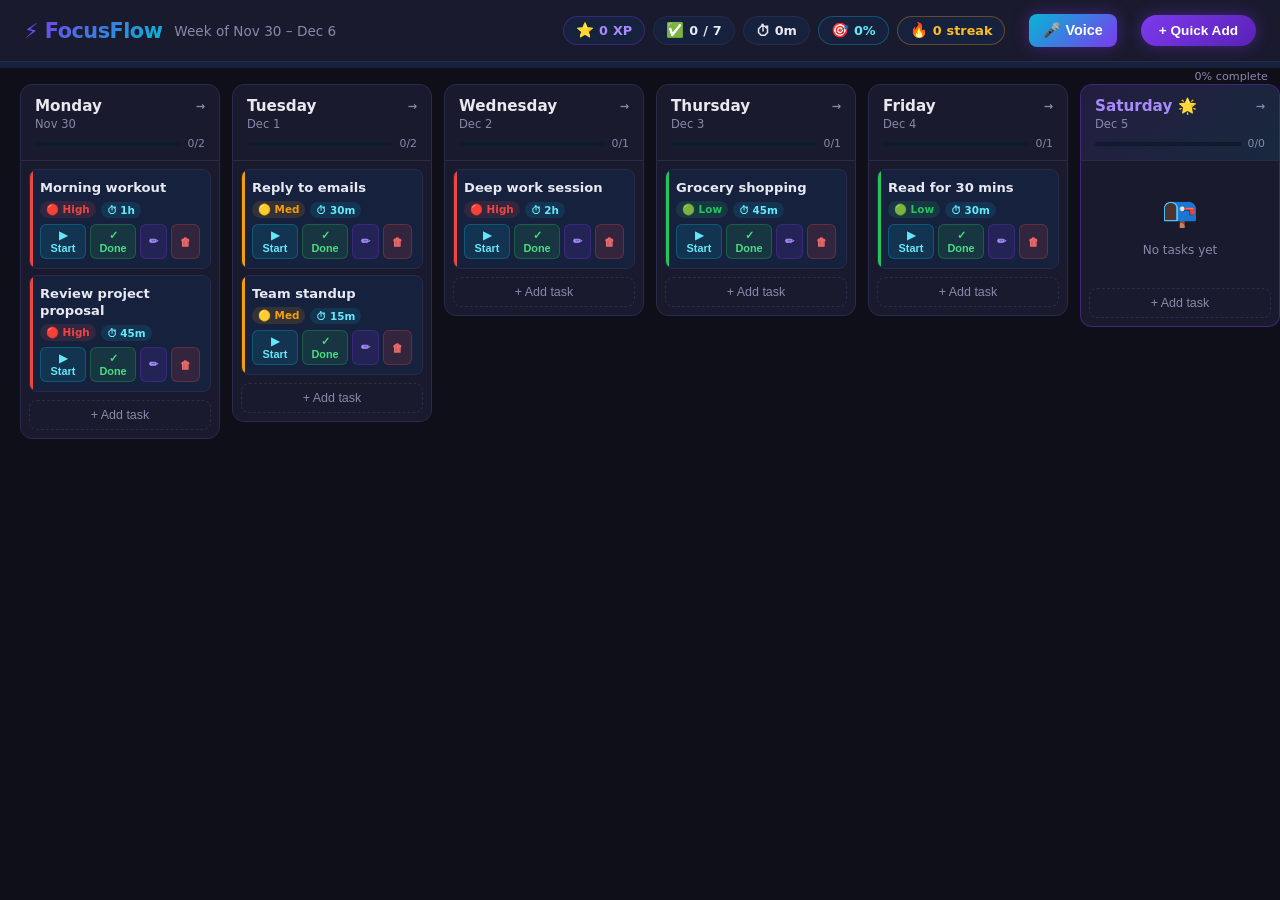
<file: index.html>
<!DOCTYPE html>
<html lang="en">
<head>
  <meta charset="UTF-8" />
  <meta name="viewport" content="width=device-width, initial-scale=1.0" />
  <title>FocusFlow — Weekly Planner</title>
  <link rel="stylesheet" href="styles.css" />
</head>
<body>

  <!-- ===== WEEK VIEW ===== -->
  <div id="app-week" class="view active">

    <!-- Header -->
    <header class="header">
      <div class="header-left">
        <div class="logo">⚡ FocusFlow</div>
        <div class="week-label" id="week-label">This Week</div>
      </div>
      <div class="header-stats">
        <div class="stat-pill xp-pill" title="XP earned this week">
          <span class="stat-icon">⭐</span>
          <span id="total-xp">0</span> XP
        </div>
        <div class="stat-pill" title="Tasks completed">
          <span class="stat-icon">✅</span>
          <span id="tasks-done">0</span>/<span id="tasks-total">0</span>
        </div>
        <div class="stat-pill" title="Time worked">
          <span class="stat-icon">⏱</span>
          <span id="time-worked">0h 0m</span>
        </div>
        <div class="stat-pill completion-pill" title="Completion rate">
          <span class="stat-icon">🎯</span>
          <span id="completion-pct">0%</span>
        </div>
        <div class="stat-pill streak-pill" title="Day streak">
          <span class="stat-icon">🔥</span>
          <span id="streak-count">0</span> streak
        </div>
      </div>
      <button class="btn-voice header-add" id="btn-open-voice" title="Add tasks by voice">🎤 Voice</button>
      <button class="btn-add-task header-add" id="btn-open-quick-add">+ Quick Add</button>
    </header>

    <!-- Weekly progress bar -->
    <div class="weekly-progress-bar">
      <div class="weekly-progress-fill" id="weekly-progress-fill"></div>
      <span class="weekly-progress-label" id="weekly-progress-label">0% complete</span>
    </div>

    <!-- Board -->
    <div class="board" id="board">
      <!-- Columns injected by JS -->
    </div>

  </div>

  <!-- ===== DAY VIEW ===== -->
  <div id="app-day" class="view">
    <header class="header day-header">
      <button class="btn-back" id="btn-back">← Week</button>
      <div class="day-title" id="day-title">Monday</div>
      <div class="day-stats">
        <div class="stat-pill"><span class="stat-icon">✅</span><span id="day-done">0</span>/<span id="day-total">0</span></div>
        <div class="stat-pill"><span class="stat-icon">⏱</span><span id="day-time">0h 0m</span></div>
        <div class="stat-pill xp-pill"><span class="stat-icon">⭐</span><span id="day-xp">0</span> XP</div>
      </div>
    </header>

    <div class="day-progress-bar">
      <div class="day-progress-fill" id="day-progress-fill"></div>
      <span class="day-progress-label" id="day-progress-label">0% complete</span>
    </div>

    <div class="day-layout">
      <!-- Time slots -->
      <div class="time-column" id="time-column">
        <!-- injected by JS -->
      </div>
      <!-- Unscheduled tasks -->
      <div class="unscheduled-panel">
        <div class="unscheduled-header">📋 Unscheduled</div>
        <div class="unscheduled-list" id="unscheduled-list"></div>
      </div>
    </div>
  </div>

  <!-- ===== TASK MODAL ===== -->
  <div class="modal-overlay" id="task-modal" style="display:none">
    <div class="modal">
      <div class="modal-header">
        <h2 id="modal-title">New Task</h2>
        <button class="modal-close" id="modal-close">✕</button>
      </div>
      <div class="modal-body">
        <label>Task name</label>
        <input type="text" id="task-name-input" placeholder="What needs to be done?" autocomplete="off" />

        <label>Day</label>
        <select id="task-day-select"></select>

        <label>Priority</label>
        <div class="priority-picker" id="priority-picker">
          <button class="priority-btn" data-priority="high">🔴 High</button>
          <button class="priority-btn" data-priority="medium">🟡 Medium</button>
          <button class="priority-btn" data-priority="low">🟢 Low</button>
        </div>

        <label>Estimated time</label>
        <div class="time-picker">
          <input type="number" id="task-hours" min="0" max="23" value="0" /> h
          <input type="number" id="task-minutes" min="0" max="59" value="30" /> m
        </div>

        <label>Due date <span class="optional">(optional)</span></label>
        <input type="date" id="task-due-date" />

        <label>Notes <span class="optional">(optional)</span></label>
        <textarea id="task-notes" placeholder="Any extra details..."></textarea>
      </div>
      <div class="modal-footer">
        <button class="btn-cancel" id="modal-cancel">Cancel</button>
        <button class="btn-save" id="modal-save">Save Task ✨</button>
      </div>
    </div>
  </div>

  <!-- ===== VOICE MODAL ===== -->
  <div class="modal-overlay" id="voice-modal" style="display:none">
    <div class="modal voice-modal">
      <div class="modal-header">
        <h2>🎤 Talk to add tasks</h2>
        <button class="modal-close" id="voice-close">✕</button>
      </div>
      <div class="modal-body">
        <p class="voice-hint">Just say what's on your mind — I'll turn it into tasks and drop them on the right days.
          Try: <em>"Finish my lab report by Wednesday, it's urgent, and go to the gym tomorrow for an hour."</em></p>

        <div class="voice-mic-wrap">
          <button class="voice-mic" id="voice-mic" aria-label="Start recording">
            <span class="voice-mic-icon">🎙️</span>
            <span class="voice-mic-pulse"></span>
          </button>
          <div class="voice-status" id="voice-status">Tap the mic and start talking</div>
        </div>

        <div class="voice-transcript" id="voice-transcript" contenteditable="true"
             data-placeholder="…or type here if you'd rather not talk"></div>

        <div class="voice-engine-row">
          <span id="voice-engine-label">Parser: on-device (no key needed)</span>
          <button class="voice-settings-btn" id="voice-settings-btn" title="Use an LLM instead">⚙ LLM</button>
        </div>

        <div class="voice-settings" id="voice-settings" style="display:none">
          <label>LLM endpoint (OpenAI-compatible)</label>
          <input type="text" id="llm-endpoint" placeholder="https://api.openai.com/v1/chat/completions" />
          <label>Model</label>
          <input type="text" id="llm-model" placeholder="gpt-4o-mini" />
          <label>API key <span class="optional">(stored only in your browser)</span></label>
          <input type="password" id="llm-key" placeholder="sk-…" autocomplete="off" />
          <div class="voice-settings-actions">
            <button class="btn-cancel" id="llm-clear">Use on-device</button>
            <button class="btn-save" id="llm-save">Save LLM</button>
          </div>
        </div>

        <div class="voice-review" id="voice-review" style="display:none">
          <div class="voice-review-title">Review &amp; edit before adding</div>
          <div class="voice-review-list" id="voice-review-list"></div>
        </div>
      </div>
      <div class="modal-footer">
        <button class="btn-cancel" id="voice-cancel">Cancel</button>
        <button class="btn-save" id="voice-parse">Parse ✨</button>
        <button class="btn-save" id="voice-add" style="display:none">Add tasks ✅</button>
      </div>
    </div>
  </div>

  <!-- ===== ACTIVE TIMER WIDGET ===== -->
  <div class="timer-widget" id="timer-widget" style="display:none">
    <div class="timer-task-name" id="timer-task-name">Task name</div>
    <div class="timer-ring-wrap">
      <svg class="timer-ring" viewBox="0 0 100 100">
        <circle class="ring-bg" cx="50" cy="50" r="44"/>
        <circle class="ring-fill" id="ring-fill" cx="50" cy="50" r="44"/>
      </svg>
      <div class="timer-display" id="timer-display">00:00</div>
    </div>
    <div class="timer-controls">
      <button class="timer-btn" id="timer-pause">⏸</button>
      <button class="timer-btn timer-stop" id="timer-stop">⏹ Done</button>
    </div>
  </div>

  <!-- ===== CONFETTI CANVAS ===== -->
  <canvas id="confetti-canvas"></canvas>

  <!-- ===== XP TOAST ===== -->
  <div class="xp-toast" id="xp-toast"></div>

  <script src="app.js"></script>
  <script src="voice-parser.js"></script>
  <script src="voice.js"></script>
</body>
</html>
</file>
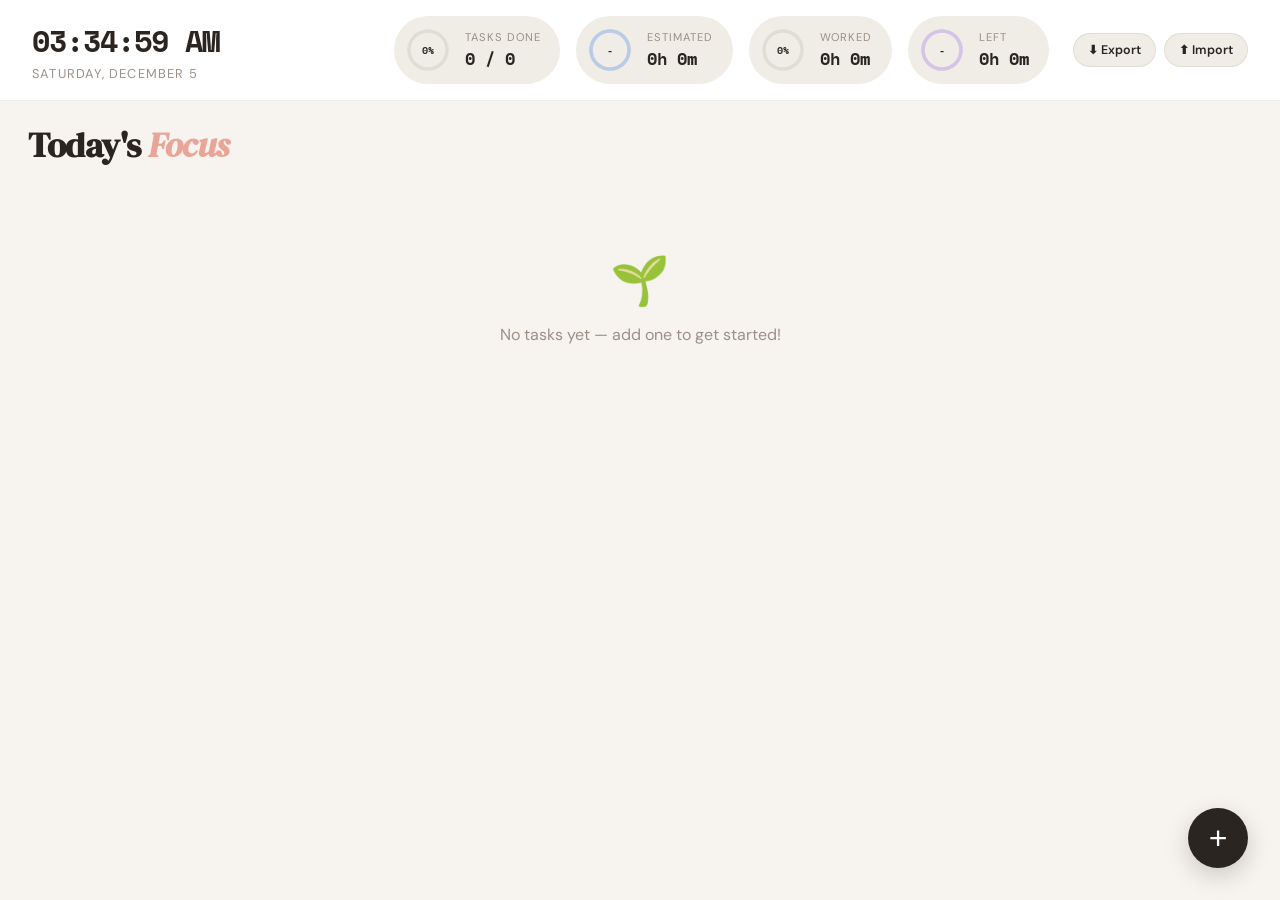
<file: adhd-todo.html>
<!DOCTYPE html>
<html lang="en">
<head>
<meta charset="UTF-8">
<meta name="viewport" content="width=device-width, initial-scale=1.0">
<title>Focus Day</title>
<link rel="preconnect" href="https://fonts.googleapis.com">
<link href="https://fonts.googleapis.com/css2?family=DM+Serif+Display:ital@0;1&family=DM+Sans:wght@300;400;500;600&family=Space+Mono:wght@400;700&display=swap" rel="stylesheet">
<style>
  *, *::before, *::after { box-sizing: border-box; margin: 0; padding: 0; }

  :root {
    --bg: #f7f4f0;
    --surface: #ffffff;
    --surface2: #f0ece6;
    --text: #2a2520;
    --text-muted: #9a9088;
    --accent: #e8a598;
    --border: rgba(42,37,32,0.08);

    --p1: #f2b5a0; /* high - soft coral */
    --p2: #b5d4c8; /* med - sage */
    --p3: #b8cce8; /* low - periwinkle */
    --p4: #d4c5e8; /* later - lavender */
  }

  html, body {
    height: 100%;
    font-family: 'DM Sans', sans-serif;
    background: var(--bg);
    color: var(--text);
    overflow: hidden;
  }

  /* ── TOP BAR ── */
  #topbar {
    position: fixed;
    top: 0; left: 0; right: 0;
    z-index: 100;
    background: var(--surface);
    border-bottom: 1px solid var(--border);
    padding: 16px 32px;
    display: flex;
    align-items: center;
    gap: 16px;
    flex-wrap: wrap;
  }

  #datetime-block {
    display: flex;
    flex-direction: column;
    gap: 2px;
    margin-right: auto;
  }
  #clock { font-family: 'Space Mono', monospace; font-size: 1.9rem; font-weight: 700; letter-spacing: -1px; }
  #date-str { font-size: 0.8rem; color: var(--text-muted); text-transform: uppercase; letter-spacing: 1.2px; }

  .stat-pill {
    display: flex;
    align-items: center;
    gap: 13px;
    background: var(--surface2);
    border-radius: 50px;
    padding: 10px 20px 10px 10px;
  }
  .stat-ring-wrap { position: relative; width: 48px; height: 48px; }
  .stat-ring-wrap svg { position: absolute; top:0; left:0; transform: rotate(-90deg); }
  .stat-ring-wrap .ring-bg { fill: none; stroke: var(--border); stroke-width: 3.5; }
  .stat-ring-wrap .ring-fill { fill: none; stroke-width: 3.5; stroke-linecap: round; transition: stroke-dashoffset 0.6s ease; }
  .stat-ring-center { position: absolute; inset:0; display:flex; align-items:center; justify-content:center; font-family: 'Space Mono', monospace; font-size: 0.6rem; font-weight: 700; }
  .stat-info { display: flex; flex-direction: column; gap: 2px; }
  .stat-label { font-size: 0.7rem; color: var(--text-muted); text-transform: uppercase; letter-spacing: 0.9px; }
  .stat-value { font-family: 'Space Mono', monospace; font-size: 1.05rem; font-weight: 700; }

  /* ── TOPBAR ACTIONS ── */
  .topbar-actions { display: flex; gap: 8px; align-items: center; margin-left: 8px; }
  .topbar-btn {
    display: flex; align-items: center; gap: 6px;
    padding: 8px 14px;
    border-radius: 20px;
    border: 1.5px solid var(--border);
    background: var(--surface2);
    font-family: 'DM Sans', sans-serif;
    font-size: 0.78rem;
    font-weight: 600;
    cursor: pointer;
    color: var(--text);
    transition: background 0.15s, transform 0.1s;
    white-space: nowrap;
  }
  .topbar-btn:hover { background: #e5e0da; transform: scale(1.03); }
  #import-file { display: none; }

  /* ── MAIN LIST ── */
  #list-view {
    position: fixed;
    top: 97px; left: 0; right: 0; bottom: 0;
    overflow-y: auto;
    padding: 24px 28px 100px;
  }

  #list-view h1 {
    font-family: 'DM Serif Display', serif;
    font-size: 2.2rem;
    margin-bottom: 20px;
    letter-spacing: -0.5px;
  }
  #list-view h1 span { font-style: italic; color: var(--accent); }

  .task-card {
    background: var(--surface);
    border-radius: 16px;
    padding: 16px 20px;
    margin-bottom: 12px;
    cursor: pointer;
    border: 1.5px solid var(--border);
    display: flex;
    align-items: center;
    gap: 14px;
    transition: transform 0.15s, box-shadow 0.15s;
    position: relative;
    overflow: hidden;
  }
  .task-card:hover { transform: translateY(-2px); box-shadow: 0 8px 24px rgba(0,0,0,0.08); }
  .task-card.done { opacity: 0.45; }
  .task-card.done .task-title { text-decoration: line-through; }

  .task-color-bar {
    position: absolute;
    left: 0; top: 0; bottom: 0;
    width: 5px;
    border-radius: 16px 0 0 16px;
  }
  .task-main { flex: 1; padding-left: 4px; }
  .task-title { font-size: 1rem; font-weight: 600; margin-bottom: 2px; }
  .task-desc-preview { font-size: 0.8rem; color: var(--text-muted); white-space: nowrap; overflow: hidden; text-overflow: ellipsis; max-width: 400px; }
  .task-meta { display: flex; flex-direction: column; align-items: flex-end; gap: 4px; }
  .task-time-est { font-family: 'Space Mono', monospace; font-size: 0.8rem; font-weight: 700; }
  .task-time-worked { font-size: 0.72rem; color: var(--text-muted); }
  .priority-badge {
    font-size: 0.65rem; font-weight: 600;
    padding: 3px 10px; border-radius: 20px;
    text-transform: uppercase; letter-spacing: 0.5px;
  }

  /* ── FAB ── */
  #fab {
    position: fixed;
    bottom: 32px; right: 32px;
    width: 60px; height: 60px;
    border-radius: 50%;
    background: var(--text);
    color: #fff;
    font-size: 2rem;
    border: none;
    cursor: pointer;
    display: flex; align-items: center; justify-content: center;
    box-shadow: 0 8px 24px rgba(0,0,0,0.18);
    transition: transform 0.2s, box-shadow 0.2s;
    z-index: 200;
  }
  #fab:hover { transform: scale(1.1) rotate(45deg); box-shadow: 0 12px 32px rgba(0,0,0,0.22); }

  /* ── MODAL (ADD TASK) ── */
  .modal-overlay {
    position: fixed; inset: 0;
    background: rgba(0,0,0,0.35);
    z-index: 500;
    display: flex; align-items: center; justify-content: center;
    backdrop-filter: blur(4px);
    opacity: 0; pointer-events: none;
    transition: opacity 0.2s;
  }
  .modal-overlay.open { opacity: 1; pointer-events: all; }
  .modal {
    background: var(--surface);
    border-radius: 24px;
    padding: 32px;
    width: 480px;
    max-width: 95vw;
    transform: translateY(20px);
    transition: transform 0.25s;
  }
  .modal-overlay.open .modal { transform: translateY(0); }
  .modal h2 { font-family: 'DM Serif Display', serif; font-size: 1.6rem; margin-bottom: 20px; }
  .field { margin-bottom: 14px; }
  .field label { display: block; font-size: 0.75rem; font-weight: 600; text-transform: uppercase; letter-spacing: 0.8px; color: var(--text-muted); margin-bottom: 6px; }
  .field input, .field textarea, .field select {
    width: 100%;
    padding: 10px 14px;
    border: 1.5px solid var(--border);
    border-radius: 10px;
    font-family: 'DM Sans', sans-serif;
    font-size: 0.95rem;
    background: var(--surface2);
    color: var(--text);
    outline: none;
    transition: border-color 0.15s;
  }
  .field input:focus, .field textarea:focus, .field select:focus { border-color: var(--accent); }
  .field textarea { resize: vertical; min-height: 80px; }
  .priority-grid { display: grid; grid-template-columns: repeat(4,1fr); gap: 8px; }
  .prio-btn {
    padding: 8px 4px;
    border-radius: 10px;
    border: 2px solid transparent;
    cursor: pointer;
    font-size: 0.78rem;
    font-weight: 600;
    text-align: center;
    transition: border-color 0.15s, transform 0.1s;
  }
  .prio-btn:hover { transform: scale(1.04); }
  .prio-btn.selected { border-color: var(--text); }
  .modal-actions { display: flex; gap: 10px; margin-top: 20px; }
  .btn { padding: 11px 24px; border-radius: 12px; border: none; cursor: pointer; font-family: 'DM Sans', sans-serif; font-size: 0.9rem; font-weight: 600; transition: opacity 0.15s; }
  .btn-primary { background: var(--text); color: #fff; flex: 1; }
  .btn-primary:hover { opacity: 0.85; }
  .btn-ghost { background: var(--surface2); color: var(--text); }
  .btn-ghost:hover { opacity: 0.75; }

  /* ── TASK FOCUS VIEW ── */
  #focus-view {
    position: fixed; inset: 0;
    background: var(--bg);
    z-index: 300;
    display: flex;
    flex-direction: column;
    transform: translateX(100%);
    transition: transform 0.35s cubic-bezier(.4,0,.2,1);
  }
  #focus-view.open { transform: translateX(0); }

  #focus-top {
    padding: 16px 28px;
    display: flex;
    align-items: center;
    gap: 16px;
    background: var(--surface);
    border-bottom: 1px solid var(--border);
  }
  #back-btn {
    background: var(--surface2);
    border: none;
    border-radius: 12px;
    width: 40px; height: 40px;
    cursor: pointer;
    font-size: 1.2rem;
    display: flex; align-items: center; justify-content: center;
    transition: background 0.15s;
  }
  #back-btn:hover { background: #e0dbd5; }

  #focus-body {
    flex: 1;
    overflow-y: auto;
    padding: 28px 40px 20px;
    display: flex;
    gap: 40px;
  }

  #focus-left { flex: 1; }
  #focus-title {
    font-family: 'DM Serif Display', serif;
    font-size: clamp(2.8rem, 6vw, 5rem);
    line-height: 1.05;
    letter-spacing: -1px;
    margin-bottom: 16px;
  }
  #focus-priority-tag {
    display: inline-block;
    padding: 4px 14px;
    border-radius: 20px;
    font-size: 0.75rem;
    font-weight: 700;
    text-transform: uppercase;
    letter-spacing: 1px;
    margin-bottom: 20px;
  }
  #focus-timer-block {
    display: flex;
    flex-direction: column;
    align-items: center;
    gap: 16px;
    margin: 20px 0;
  }
  #timer-ring-wrap {
    position: relative;
    width: min(260px, 50vw);
    height: min(260px, 50vw);
  }
  #timer-ring-wrap svg {
    position: absolute; inset: 0;
    transform: rotate(-90deg);
  }
  #timer-ring-bg { fill: none; stroke: var(--border); stroke-width: 10; }
  #timer-ring-fill { fill: none; stroke-width: 10; stroke-linecap: round; transition: stroke-dashoffset 0.5s ease; }
  #timer-center {
    position: absolute; inset: 0;
    display: flex; flex-direction: column;
    align-items: center; justify-content: center;
  }
  #timer-display {
    font-family: 'Space Mono', monospace;
    font-size: clamp(2rem, 5vw, 3.5rem);
    font-weight: 700;
    letter-spacing: -1px;
  }
  #timer-est-label { font-size: 0.75rem; color: var(--text-muted); margin-top: 4px; }

  #start-btn {
    padding: 14px 48px;
    border-radius: 50px;
    border: none;
    background: var(--text);
    color: #fff;
    font-family: 'DM Sans', sans-serif;
    font-size: 1.1rem;
    font-weight: 700;
    cursor: pointer;
    letter-spacing: 0.3px;
    transition: transform 0.15s, box-shadow 0.15s;
    box-shadow: 0 6px 20px rgba(0,0,0,0.15);
  }
  #start-btn:hover { transform: scale(1.04); box-shadow: 0 10px 28px rgba(0,0,0,0.2); }
  #start-btn.running { background: #e8a598; color: var(--text); }

  #done-btn {
    padding: 12px 32px;
    border-radius: 50px;
    border: 2px solid var(--border);
    background: transparent;
    font-family: 'DM Sans', sans-serif;
    font-size: 0.9rem;
    font-weight: 600;
    cursor: pointer;
    color: var(--text);
    transition: background 0.15s;
  }
  #done-btn:hover { background: var(--surface2); }

  #focus-right {
    width: 260px;
    flex-shrink: 0;
    display: flex;
    flex-direction: column;
    gap: 12px;
  }
  #focus-desc-box {
    background: var(--surface);
    border-radius: 16px;
    padding: 20px;
    border: 1px solid var(--border);
  }
  #focus-desc-box h3 { font-size: 0.75rem; text-transform: uppercase; letter-spacing: 1px; color: var(--text-muted); margin-bottom: 12px; }
  #focus-desc-list { list-style: none; }
  #focus-desc-list li {
    padding: 7px 0;
    font-size: 0.9rem;
    border-bottom: 1px solid var(--border);
    display: flex;
    gap: 8px;
    align-items: flex-start;
  }
  #focus-desc-list li:last-child { border-bottom: none; }
  #focus-desc-list li::before { content: '▸'; color: var(--accent); flex-shrink: 0; margin-top: 1px; }
  #focus-plain-desc { font-size: 0.9rem; line-height: 1.6; color: var(--text-muted); }

  #focus-est-box {
    background: var(--surface);
    border-radius: 16px;
    padding: 16px 20px;
    border: 1px solid var(--border);
    font-family: 'Space Mono', monospace;
    font-size: 0.85rem;
  }

  /* ── CAROUSEL ── */
  #carousel-section {
    padding: 0 28px 20px;
    flex-shrink: 0;
  }
  #carousel-section h4 { font-size: 0.7rem; text-transform: uppercase; letter-spacing: 1px; color: var(--text-muted); margin-bottom: 10px; }
  #carousel-track {
    display: flex;
    gap: 10px;
    overflow-x: auto;
    padding-bottom: 6px;
    scrollbar-width: none;
  }
  #carousel-track::-webkit-scrollbar { display: none; }
  .carousel-card {
    flex-shrink: 0;
    width: 160px;
    background: var(--surface);
    border-radius: 14px;
    padding: 14px;
    border: 1.5px solid var(--border);
    cursor: pointer;
    transition: transform 0.15s;
    position: relative;
    overflow: hidden;
  }
  .carousel-card:hover { transform: translateY(-2px); }
  .carousel-color-bar { position: absolute; top: 0; left: 0; right: 0; height: 4px; border-radius: 14px 14px 0 0; }
  .carousel-card-title { font-size: 0.85rem; font-weight: 600; margin-top: 6px; margin-bottom: 3px; white-space: nowrap; overflow: hidden; text-overflow: ellipsis; }
  .carousel-card-time { font-family: 'Space Mono', monospace; font-size: 0.72rem; color: var(--text-muted); }

  /* ── EMPTY STATE ── */
  #empty-state {
    text-align: center;
    padding: 60px 20px;
    color: var(--text-muted);
  }
  #empty-state .em { font-size: 3rem; margin-bottom: 12px; }
  #empty-state p { font-size: 1rem; }

  /* scrollbar */
  ::-webkit-scrollbar { width: 6px; height: 6px; }
  ::-webkit-scrollbar-track { background: transparent; }
  ::-webkit-scrollbar-thumb { background: #d0cbc5; border-radius: 3px; }
</style>
</head>
<body>

<!-- TOP BAR -->
<div id="topbar">
  <div id="datetime-block">
    <div id="clock">00:00:00</div>
    <div id="date-str">Loading…</div>
  </div>

  <!-- Tasks Done -->
  <div class="stat-pill">
    <div class="stat-ring-wrap">
      <svg viewBox="0 0 48 48" width="48" height="48">
        <circle class="ring-bg" cx="24" cy="24" r="19"/>
        <circle class="ring-fill" id="ring-tasks" cx="24" cy="24" r="19" stroke="#b5d4c8" stroke-dasharray="119.4" stroke-dashoffset="119.4"/>
      </svg>
      <div class="stat-ring-center" id="ring-tasks-pct">0%</div>
    </div>
    <div class="stat-info">
      <span class="stat-label">Tasks Done</span>
      <span class="stat-value" id="stat-tasks">0 / 0</span>
    </div>
  </div>

  <!-- Estimated Total -->
  <div class="stat-pill">
    <div class="stat-ring-wrap">
      <svg viewBox="0 0 48 48" width="48" height="48">
        <circle class="ring-bg" cx="24" cy="24" r="19"/>
        <circle class="ring-fill" id="ring-est" cx="24" cy="24" r="19" stroke="#b8cce8" stroke-dasharray="119.4" stroke-dashoffset="0"/>
      </svg>
      <div class="stat-ring-center" id="ring-est-pct">-</div>
    </div>
    <div class="stat-info">
      <span class="stat-label">Estimated</span>
      <span class="stat-value" id="stat-est">0h 0m</span>
    </div>
  </div>

  <!-- Time Worked -->
  <div class="stat-pill">
    <div class="stat-ring-wrap">
      <svg viewBox="0 0 48 48" width="48" height="48">
        <circle class="ring-bg" cx="24" cy="24" r="19"/>
        <circle class="ring-fill" id="ring-worked" cx="24" cy="24" r="19" stroke="#f2b5a0" stroke-dasharray="119.4" stroke-dashoffset="119.4"/>
      </svg>
      <div class="stat-ring-center" id="ring-worked-pct">0%</div>
    </div>
    <div class="stat-info">
      <span class="stat-label">Worked</span>
      <span class="stat-value" id="stat-worked">0h 0m</span>
    </div>
  </div>

  <!-- Left -->
  <div class="stat-pill">
    <div class="stat-ring-wrap">
      <svg viewBox="0 0 48 48" width="48" height="48">
        <circle class="ring-bg" cx="24" cy="24" r="19"/>
        <circle class="ring-fill" id="ring-left" cx="24" cy="24" r="19" stroke="#d4c5e8" stroke-dasharray="119.4" stroke-dashoffset="0"/>
      </svg>
      <div class="stat-ring-center" id="ring-left-pct">-</div>
    </div>
    <div class="stat-info">
      <span class="stat-label">Left</span>
      <span class="stat-value" id="stat-left">0h 0m</span>
    </div>
  </div>

  <!-- Export / Import -->
  <div class="topbar-actions">
    <button class="topbar-btn" id="export-btn">⬇ Export</button>
    <button class="topbar-btn" id="import-btn">⬆ Import</button>
    <input type="file" id="import-file" accept=".json">
  </div>
</div>

<!-- LIST VIEW -->
<div id="list-view">
  <h1>Today's <span>Focus</span></h1>
  <div id="task-list"></div>
  <div id="empty-state" style="display:none">
    <div class="em">🌱</div>
    <p>No tasks yet — add one to get started!</p>
  </div>
</div>

<!-- FAB -->
<button id="fab" title="Add task">+</button>

<!-- ADD TASK MODAL -->
<div class="modal-overlay" id="add-modal">
  <div class="modal">
    <h2>New Task</h2>
    <div class="field">
      <label>Title</label>
      <input type="text" id="f-title" placeholder="What needs doing?" autocomplete="off">
    </div>
    <div class="field">
      <label>Description (one item per line for bullet points)</label>
      <textarea id="f-desc" placeholder="Details, steps, notes…"></textarea>
    </div>
    <div class="field">
      <label>Estimated Time (minutes)</label>
      <input type="number" id="f-time" placeholder="e.g. 30" min="1">
    </div>
    <div class="field">
      <label>Priority</label>
      <div class="priority-grid">
        <div class="prio-btn selected" data-prio="1" style="background:#f2b5a0">🔥 High</div>
        <div class="prio-btn" data-prio="2" style="background:#b5d4c8">✦ Medium</div>
        <div class="prio-btn" data-prio="3" style="background:#b8cce8">◎ Low</div>
        <div class="prio-btn" data-prio="4" style="background:#d4c5e8">✿ Later</div>
      </div>
    </div>
    <div class="modal-actions">
      <button class="btn btn-ghost" id="modal-cancel">Cancel</button>
      <button class="btn btn-primary" id="modal-save">Add Task</button>
    </div>
  </div>
</div>

<!-- FOCUS VIEW -->
<div id="focus-view">
  <div id="focus-top">
    <button id="back-btn">←</button>
    <div style="font-size:0.8rem;color:var(--text-muted)">Task Focus</div>
  </div>

  <div id="focus-body">
    <div id="focus-left">
      <div id="focus-priority-tag"></div>
      <div id="focus-title">Task Title</div>

      <div id="focus-timer-block">
        <div id="timer-ring-wrap">
          <svg id="timer-ring-svg" viewBox="0 0 260 260">
            <circle id="timer-ring-bg" cx="130" cy="130" r="110"/>
            <circle id="timer-ring-fill" cx="130" cy="130" r="110"/>
          </svg>
          <div id="timer-center">
            <div id="timer-display">00:00</div>
            <div id="timer-est-label">/ 0 min</div>
          </div>
        </div>
        <div style="display:flex;gap:12px;align-items:center">
          <button id="start-btn">▶ Start</button>
          <button id="done-btn">✓ Mark Done</button>
        </div>
      </div>
    </div>

    <div id="focus-right">
      <div id="focus-desc-box">
        <h3>Notes</h3>
        <ul id="focus-desc-list"></ul>
        <p id="focus-plain-desc" style="display:none"></p>
      </div>
      <div id="focus-est-box" id="focus-est-info"></div>
    </div>
  </div>

  <div id="carousel-section">
    <h4>Other Tasks</h4>
    <div id="carousel-track"></div>
  </div>
</div>

<script>
// ──────────────────────────
// STATE
// ──────────────────────────
let tasks = JSON.parse(localStorage.getItem('focusday-tasks') || '[]');
let selectedPrio = 1;
let activeTaskId = null;
let timerInterval = null;
let timerRunning = false;
let sessionSeconds = 0;
let timerStartTimestamp = 0;
const CIRC = 2 * Math.PI * 110; // timer ring circumference

const PRIO_COLORS = { 1: '#f2b5a0', 2: '#b5d4c8', 3: '#b8cce8', 4: '#d4c5e8' };
const PRIO_NAMES = { 1: '🔥 High', 2: '✦ Medium', 3: '◎ Low', 4: '✿ Later' };

function save() { localStorage.setItem('focusday-tasks', JSON.stringify(tasks)); }

function fmtMin(mins) {
  const h = Math.floor(mins / 60), m = mins % 60;
  return h > 0 ? `${h}h ${m}m` : `${m}m`;
}
function fmtSec(secs) {
  const m = Math.floor(secs / 60), s = secs % 60;
  return `${String(m).padStart(2,'0')}:${String(s).padStart(2,'0')}`;
}

// ──────────────────────────
// CLOCK
// ──────────────────────────
function updateClock() {
  const now = new Date();
  document.getElementById('clock').textContent =
    now.toLocaleTimeString('en-US', { hour: '2-digit', minute: '2-digit', second: '2-digit' });
  document.getElementById('date-str').textContent =
    now.toLocaleDateString('en-US', { weekday: 'long', month: 'long', day: 'numeric' });
}
setInterval(updateClock, 1000);
updateClock();

// ──────────────────────────
// STATS
// ──────────────────────────
function updateStats() {
  const totalEst = tasks.reduce((s, t) => s + (t.estMins || 0), 0);
  const totalWorked = tasks.reduce((s, t) => s + Math.round((t.workedSecs || 0) / 60), 0);
  const totalLeft = Math.max(0, totalEst - totalWorked);
  const doneTasks = tasks.filter(t => t.done).length;
  const totalTasks = tasks.length;

  document.getElementById('stat-est').textContent = fmtMin(totalEst);
  document.getElementById('stat-worked').textContent = fmtMin(totalWorked);
  document.getElementById('stat-left').textContent = fmtMin(totalLeft);
  document.getElementById('stat-tasks').textContent = `${doneTasks} / ${totalTasks}`;

  // circumference of r=19 circle = 2*PI*19 ≈ 119.4
  const C = 119.4;
  const workedPct = totalEst > 0 ? totalWorked / totalEst : 0;
  const leftPct = totalEst > 0 ? totalLeft / totalEst : 1;
  const tasksPct = totalTasks > 0 ? doneTasks / totalTasks : 0;

  document.getElementById('ring-worked').style.strokeDashoffset = C - workedPct * C;
  document.getElementById('ring-left').style.strokeDashoffset = C - leftPct * C;
  document.getElementById('ring-tasks').style.strokeDashoffset = C - tasksPct * C;

  document.getElementById('ring-worked-pct').textContent = totalEst > 0 ? Math.round(workedPct * 100) + '%' : '0%';
  document.getElementById('ring-left-pct').textContent = totalEst > 0 ? Math.round(leftPct * 100) + '%' : '-';
  document.getElementById('ring-tasks-pct').textContent = totalTasks > 0 ? Math.round(tasksPct * 100) + '%' : '0%';
  document.getElementById('ring-est-pct').textContent = totalTasks || '-';
}

// ──────────────────────────
// RENDER LIST
// ──────────────────────────
function renderList() {
  const list = document.getElementById('task-list');
  const empty = document.getElementById('empty-state');
  const pending = tasks.filter(t => !t.done);
  const done = tasks.filter(t => t.done);
  const sorted = [...pending, ...done];

  list.innerHTML = '';
  if (sorted.length === 0) { empty.style.display = 'block'; return; }
  empty.style.display = 'none';

  sorted.forEach(t => {
    const el = document.createElement('div');
    el.className = 'task-card' + (t.done ? ' done' : '');
    el.dataset.id = t.id;
    el.innerHTML = `
      <div class="task-color-bar" style="background:${PRIO_COLORS[t.prio]}"></div>
      <div class="task-main">
        <div class="task-title">${t.title}</div>
        <div class="task-desc-preview">${t.desc || '—'}</div>
      </div>
      <div class="task-meta">
        <span class="priority-badge" style="background:${PRIO_COLORS[t.prio]}">${PRIO_NAMES[t.prio]}</span>
        <span class="task-time-est">${t.estMins ? fmtMin(t.estMins) : '—'}</span>
        ${t.workedSecs ? `<span class="task-time-worked">Worked: ${fmtMin(Math.round(t.workedSecs/60))}</span>` : ''}
      </div>`;
    el.addEventListener('click', () => openFocus(t.id));
    list.appendChild(el);
  });
  updateStats();
}

// ──────────────────────────
// FOCUS VIEW
// ──────────────────────────
const focusView = document.getElementById('focus-view');
const timerDisplay = document.getElementById('timer-display');
const timerEstLabel = document.getElementById('timer-est-label');
const timerRingFill = document.getElementById('timer-ring-fill');
const startBtn = document.getElementById('start-btn');

// Setup ring
timerRingFill.setAttribute('fill', 'none');
timerRingFill.setAttribute('stroke-width', '10');
timerRingFill.setAttribute('stroke-linecap', 'round');
timerRingFill.style.strokeDasharray = CIRC;
timerRingFill.style.strokeDashoffset = CIRC;
document.getElementById('timer-ring-bg').setAttribute('fill', 'none');
document.getElementById('timer-ring-bg').setAttribute('stroke', 'var(--border)');
document.getElementById('timer-ring-bg').setAttribute('stroke-width', '10');

function openFocus(id) {
  stopTimer(false);
  activeTaskId = id;
  sessionSeconds = 0;
  renderFocus();
  focusView.classList.add('open');
}

function renderFocus() {
  const t = tasks.find(x => x.id === activeTaskId);
  if (!t) return;

  document.getElementById('focus-title').textContent = t.title;
  const ptag = document.getElementById('focus-priority-tag');
  ptag.textContent = PRIO_NAMES[t.prio];
  ptag.style.background = PRIO_COLORS[t.prio];

  // desc
  const descList = document.getElementById('focus-desc-list');
  const plainDesc = document.getElementById('focus-plain-desc');
  const lines = (t.desc || '').split('\n').map(l => l.trim()).filter(Boolean);
  if (lines.length > 1) {
    descList.style.display = 'block';
    plainDesc.style.display = 'none';
    descList.innerHTML = lines.map(l => `<li>${l}</li>`).join('');
  } else if (lines.length === 1) {
    descList.style.display = 'none';
    plainDesc.style.display = 'block';
    plainDesc.textContent = lines[0];
  } else {
    descList.style.display = 'none';
    plainDesc.style.display = 'block';
    plainDesc.textContent = 'No description.';
  }

  // est info
  document.getElementById('focus-est-box').textContent =
    `Est: ${t.estMins ? fmtMin(t.estMins) : '—'}  |  Worked: ${t.workedSecs ? fmtMin(Math.round(t.workedSecs/60)) : '0m'}`;

  // timer ring color
  timerRingFill.setAttribute('stroke', PRIO_COLORS[t.prio]);
  timerEstLabel.textContent = `/ ${t.estMins || 0} min`;

  // update timer display from session
  updateTimerDisplay(t);

  // start btn state
  startBtn.textContent = timerRunning ? '⏸ Pause' : '▶ Start';
  startBtn.className = timerRunning ? 'running' : '';

  // carousel
  renderCarousel();
}

function updateTimerDisplay(t) {
  const total = (t.workedSecs || 0) + sessionSeconds;
  timerDisplay.textContent = fmtSec(sessionSeconds);
  const estSecs = (t.estMins || 0) * 60;
  const pct = estSecs > 0 ? Math.min(1, total / estSecs) : 0;
  timerRingFill.style.strokeDashoffset = CIRC - pct * CIRC;
}

function startTimer() {
  timerRunning = true;
  startBtn.textContent = '⏸ Pause';
  startBtn.classList.add('running');
  timerStartTimestamp = performance.now() - (sessionSeconds * 1000);
  timerInterval = setInterval(() => {
    sessionSeconds = Math.floor((performance.now() - timerStartTimestamp) / 1000);
    const t = tasks.find(x => x.id === activeTaskId);
    if (t) updateTimerDisplay(t);
  }, 250); // poll 4x/sec so display is smooth and never drifts
}

function stopTimer(save_ = true) {
  if (!timerRunning) return;
  // Capture final accurate elapsed before clearing
  sessionSeconds = Math.floor((performance.now() - timerStartTimestamp) / 1000);
  clearInterval(timerInterval);
  timerRunning = false;
  startBtn.textContent = '▶ Start';
  startBtn.classList.remove('running');
  if (save_ && activeTaskId) {
    const t = tasks.find(x => x.id === activeTaskId);
    if (t) {
      t.workedSecs = (t.workedSecs || 0) + sessionSeconds;
      sessionSeconds = 0;
      timerStartTimestamp = 0;
      save();
      updateStats();
      renderList();
      renderFocus();
    }
  }
}

startBtn.addEventListener('click', () => {
  if (timerRunning) stopTimer(true);
  else startTimer();
});

document.getElementById('done-btn').addEventListener('click', () => {
  stopTimer(true);
  const t = tasks.find(x => x.id === activeTaskId);
  if (t) { t.done = !t.done; save(); renderList(); renderFocus(); }
});

document.getElementById('back-btn').addEventListener('click', () => {
  stopTimer(true);
  focusView.classList.remove('open');
  renderList();
});

// ──────────────────────────
// CAROUSEL
// ──────────────────────────
function renderCarousel() {
  const track = document.getElementById('carousel-track');
  const others = tasks.filter(t => t.id !== activeTaskId && !t.done);
  track.innerHTML = '';
  if (others.length === 0) {
    track.innerHTML = '<span style="font-size:0.8rem;color:var(--text-muted);padding:8px 0">No other tasks</span>';
    return;
  }
  others.forEach(t => {
    const el = document.createElement('div');
    el.className = 'carousel-card';
    el.innerHTML = `
      <div class="carousel-color-bar" style="background:${PRIO_COLORS[t.prio]}"></div>
      <div class="carousel-card-title">${t.title}</div>
      <div class="carousel-card-time">${t.estMins ? fmtMin(t.estMins) : '—'}</div>`;
    el.addEventListener('click', () => {
      stopTimer(true);
      activeTaskId = t.id;
      sessionSeconds = 0;
      renderFocus();
    });
    track.appendChild(el);
  });
}

// ──────────────────────────
// ADD TASK MODAL
// ──────────────────────────
document.getElementById('fab').addEventListener('click', () => {
  document.getElementById('f-title').value = '';
  document.getElementById('f-desc').value = '';
  document.getElementById('f-time').value = '';
  document.getElementById('add-modal').classList.add('open');
  document.getElementById('f-title').focus();
});

document.getElementById('modal-cancel').addEventListener('click', () => {
  document.getElementById('add-modal').classList.remove('open');
});

document.getElementById('add-modal').addEventListener('click', e => {
  if (e.target === document.getElementById('add-modal'))
    document.getElementById('add-modal').classList.remove('open');
});

document.querySelectorAll('.prio-btn').forEach(btn => {
  btn.addEventListener('click', () => {
    document.querySelectorAll('.prio-btn').forEach(b => b.classList.remove('selected'));
    btn.classList.add('selected');
    selectedPrio = parseInt(btn.dataset.prio);
  });
});

document.getElementById('modal-save').addEventListener('click', () => {
  const title = document.getElementById('f-title').value.trim();
  if (!title) { document.getElementById('f-title').focus(); return; }
  const estVal = parseInt(document.getElementById('f-time').value);
  const task = {
    id: Date.now().toString(),
    title,
    desc: document.getElementById('f-desc').value.trim(),
    prio: selectedPrio,
    estMins: isNaN(estVal) ? 0 : estVal,
    workedSecs: 0,
    done: false,
    created: Date.now()
  };
  tasks.push(task);
  save();
  renderList();
  document.getElementById('add-modal').classList.remove('open');
});

// enter to save
document.getElementById('f-title').addEventListener('keydown', e => {
  if (e.key === 'Enter') document.getElementById('modal-save').click();
});

// ──────────────────────────
// EXPORT / IMPORT
// ──────────────────────────
document.getElementById('export-btn').addEventListener('click', () => {
  const data = JSON.stringify(tasks, null, 2);
  const blob = new Blob([data], { type: 'application/json' });
  const url = URL.createObjectURL(blob);
  const a = document.createElement('a');
  const dateStr = new Date().toISOString().slice(0,10);
  a.href = url;
  a.download = `focusday-tasks-${dateStr}.json`;
  a.click();
  URL.revokeObjectURL(url);
});

document.getElementById('import-btn').addEventListener('click', () => {
  document.getElementById('import-file').value = '';
  document.getElementById('import-file').click();
});

document.getElementById('import-file').addEventListener('change', e => {
  const file = e.target.files[0];
  if (!file) return;
  const reader = new FileReader();
  reader.onload = ev => {
    try {
      const imported = JSON.parse(ev.target.result);
      if (!Array.isArray(imported)) throw new Error('Not an array');
      // Merge: keep existing tasks, add imported ones that don't already exist by id
      const existingIds = new Set(tasks.map(t => t.id));
      const newTasks = imported.filter(t => !existingIds.has(t.id));
      tasks = [...tasks, ...newTasks];
      save();
      renderList();
      showToast(`✓ Imported ${newTasks.length} task${newTasks.length !== 1 ? 's' : ''}`);
    } catch {
      showToast('Invalid file — make sure it is a Focus Day export');
    }
  };
  reader.readAsText(file);
});

function showToast(msg) {
  let toast = document.getElementById('toast');
  if (!toast) {
    toast = document.createElement('div');
    toast.id = 'toast';
    toast.style.cssText = `
      position:fixed; bottom:100px; left:50%; transform:translateX(-50%);
      background:var(--text); color:#fff; padding:10px 22px; border-radius:30px;
      font-size:0.85rem; font-weight:600; z-index:9999;
      opacity:0; transition:opacity 0.2s; pointer-events:none;
    `;
    document.body.appendChild(toast);
  }
  toast.textContent = msg;
  toast.style.opacity = '1';
  clearTimeout(toast._timer);
  toast._timer = setTimeout(() => { toast.style.opacity = '0'; }, 2500);
}

// ──────────────────────────
// INIT
// ──────────────────────────
renderList();
</script>
</body>
</html>
</file>
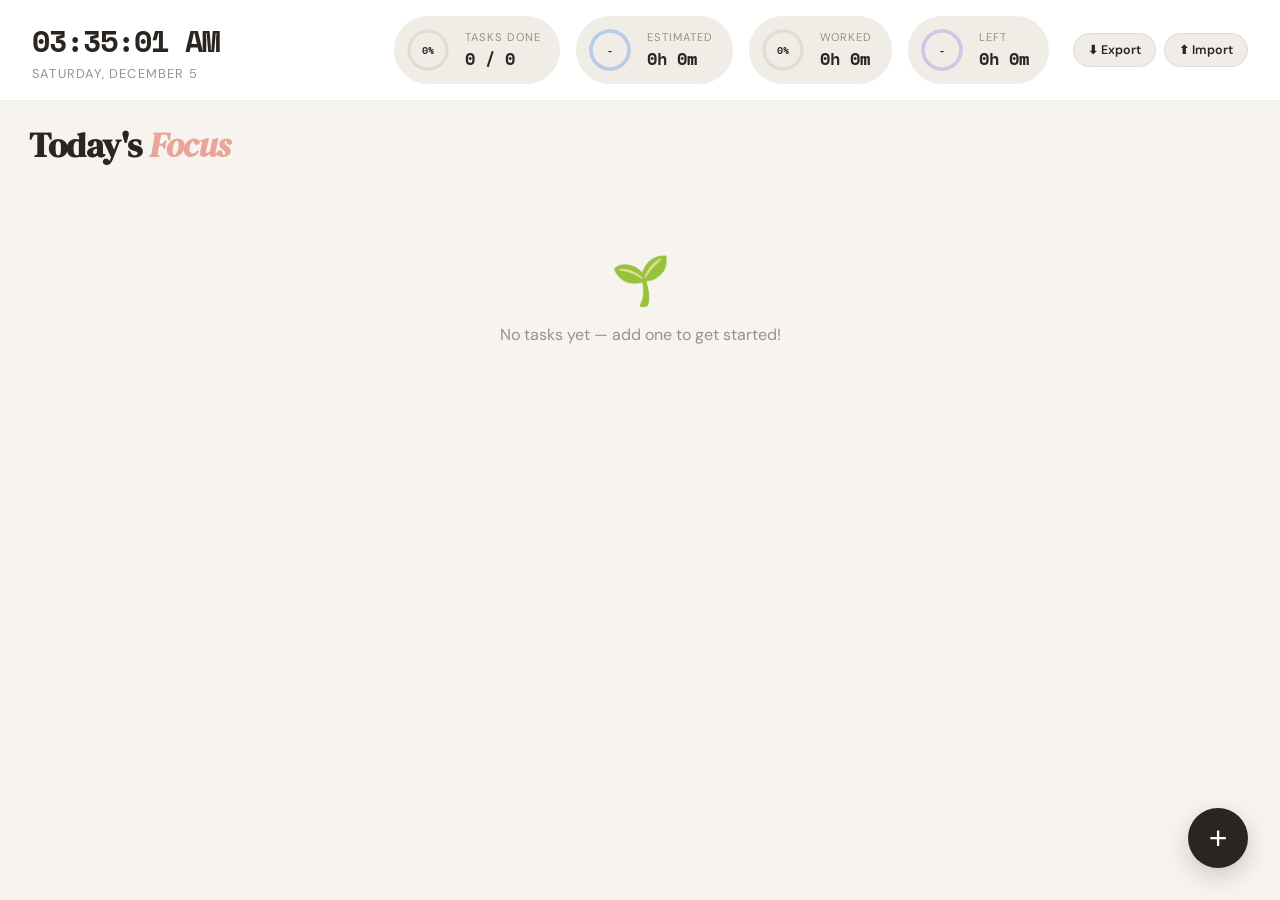
<file: focus-day.html>
<!DOCTYPE html>
<html lang="en">
<head>
<meta charset="UTF-8">
<meta name="viewport" content="width=device-width, initial-scale=1.0">
<title>Focus Day</title>
<link rel="preconnect" href="https://fonts.googleapis.com">
<link href="https://fonts.googleapis.com/css2?family=DM+Serif+Display:ital@0;1&family=DM+Sans:wght@300;400;500;600&family=Space+Mono:wght@400;700&display=swap" rel="stylesheet">
<style>
  *, *::before, *::after { box-sizing: border-box; margin: 0; padding: 0; }

  :root {
    --bg: #f7f4f0;
    --surface: #ffffff;
    --surface2: #f0ece6;
    --text: #2a2520;
    --text-muted: #9a9088;
    --accent: #e8a598;
    --border: rgba(42,37,32,0.08);
    --p1: #f2b5a0;
    --p2: #b5d4c8;
    --p3: #b8cce8;
    --p4: #d4c5e8;
    --rollover-w: 280px;
  }

  html, body { height: 100%; font-family: 'DM Sans', sans-serif; background: var(--bg); color: var(--text); overflow: hidden; }

  /* ── TOP BAR ── */
  #topbar {
    position: fixed; top: 0; left: 0; right: 0; z-index: 100;
    background: var(--surface); border-bottom: 1px solid var(--border);
    padding: 16px 32px; display: flex; align-items: center; gap: 16px; flex-wrap: wrap;
  }
  #datetime-block { display: flex; flex-direction: column; gap: 2px; margin-right: auto; }
  #clock { font-family: 'Space Mono', monospace; font-size: 1.9rem; font-weight: 700; letter-spacing: -1px; }
  #date-str { font-size: 0.8rem; color: var(--text-muted); text-transform: uppercase; letter-spacing: 1.2px; }

  .stat-pill { display: flex; align-items: center; gap: 13px; background: var(--surface2); border-radius: 50px; padding: 10px 20px 10px 10px; }
  .stat-ring-wrap { position: relative; width: 48px; height: 48px; }
  .stat-ring-wrap svg { position: absolute; top:0; left:0; transform: rotate(-90deg); }
  .stat-ring-wrap .ring-bg { fill: none; stroke: var(--border); stroke-width: 3.5; }
  .stat-ring-wrap .ring-fill { fill: none; stroke-width: 3.5; stroke-linecap: round; transition: stroke-dashoffset 0.6s ease; }
  .stat-ring-center { position: absolute; inset:0; display:flex; align-items:center; justify-content:center; font-family: 'Space Mono', monospace; font-size: 0.6rem; font-weight: 700; }
  .stat-info { display: flex; flex-direction: column; gap: 2px; }
  .stat-label { font-size: 0.7rem; color: var(--text-muted); text-transform: uppercase; letter-spacing: 0.9px; }
  .stat-value { font-family: 'Space Mono', monospace; font-size: 1.05rem; font-weight: 700; }

  .topbar-actions { display: flex; gap: 8px; align-items: center; margin-left: 8px; }
  .topbar-btn {
    display: flex; align-items: center; gap: 6px; padding: 8px 14px; border-radius: 20px;
    border: 1.5px solid var(--border); background: var(--surface2); font-family: 'DM Sans', sans-serif;
    font-size: 0.78rem; font-weight: 600; cursor: pointer; color: var(--text);
    transition: background 0.15s, transform 0.1s; white-space: nowrap;
  }
  .topbar-btn:hover { background: #e5e0da; transform: scale(1.03); }
  #import-file { display: none; }

  /* ── LAYOUT ── */
  #app-layout {
    position: fixed; top: 97px; left: 0; right: 0; bottom: 0;
    display: flex; overflow: hidden;
  }

  /* ── ROLLOVER SIDEBAR ── */
  #rollover-sidebar {
    width: var(--rollover-w);
    flex-shrink: 0;
    background: var(--surface);
    border-right: 1px solid var(--border);
    display: flex; flex-direction: column;
    transition: width 0.3s cubic-bezier(.4,0,.2,1), opacity 0.3s;
    overflow: hidden;
  }
  #rollover-sidebar.collapsed { width: 0; opacity: 0; pointer-events: none; }

  #rollover-header {
    padding: 18px 20px 12px;
    border-bottom: 1px solid var(--border);
    flex-shrink: 0;
  }
  #rollover-header-top { display: flex; align-items: center; justify-content: space-between; margin-bottom: 4px; }
  #rollover-title {
    font-family: 'DM Serif Display', serif; font-size: 1.1rem; letter-spacing: -0.3px;
  }
  #rollover-date { font-size: 0.7rem; color: var(--text-muted); text-transform: uppercase; letter-spacing: 0.9px; }
  #rollover-count {
    background: var(--accent); color: white; font-size: 0.65rem; font-weight: 700;
    padding: 2px 8px; border-radius: 20px; font-family: 'Space Mono', monospace;
  }

  #rollover-actions { padding: 10px 16px; display: flex; gap: 8px; flex-shrink: 0; }
  .rollover-action-btn {
    flex: 1; padding: 7px 8px; border-radius: 10px; border: 1.5px solid var(--border);
    background: var(--surface2); font-family: 'DM Sans', sans-serif; font-size: 0.72rem;
    font-weight: 600; cursor: pointer; color: var(--text); transition: background 0.15s;
    text-align: center;
  }
  .rollover-action-btn:hover { background: #e5e0da; }
  .rollover-action-btn.primary { background: var(--text); color: white; border-color: var(--text); }
  .rollover-action-btn.primary:hover { opacity: 0.85; }

  #rollover-list { flex: 1; overflow-y: auto; padding: 8px 12px 20px; }

  .rollover-task {
    background: var(--surface2); border-radius: 12px; padding: 11px 14px; margin-bottom: 8px;
    cursor: grab; border: 1.5px solid transparent; position: relative;
    transition: transform 0.15s, box-shadow 0.15s, border-color 0.15s; overflow: hidden;
    user-select: none;
  }
  .rollover-task:hover { transform: translateY(-1px); box-shadow: 0 4px 14px rgba(0,0,0,0.08); border-color: var(--border); }
  .rollover-task.dragging { opacity: 0.5; cursor: grabbing; }
  .rollover-task-bar { position: absolute; left: 0; top: 0; bottom: 0; width: 4px; border-radius: 12px 0 0 12px; }
  .rollover-task-title { font-size: 0.85rem; font-weight: 600; margin-bottom: 3px; padding-left: 8px; white-space: nowrap; overflow: hidden; text-overflow: ellipsis; }
  .rollover-task-meta { font-size: 0.72rem; color: var(--text-muted); padding-left: 8px; display: flex; gap: 8px; align-items: center; }
  .rollover-task-prio { font-size: 0.62rem; font-weight: 700; padding: 2px 7px; border-radius: 10px; }

  .rollover-task-btns { display: flex; gap: 5px; margin-top: 8px; padding-left: 8px; }
  .rollover-mini-btn {
    flex: 1; padding: 5px; border-radius: 8px; border: 1.5px solid var(--border);
    background: var(--surface); font-size: 0.68rem; font-weight: 600; cursor: pointer;
    color: var(--text); transition: background 0.1s; text-align: center;
  }
  .rollover-mini-btn:hover { background: #e5e0da; }
  .rollover-mini-btn.move { background: var(--text); color: white; border-color: var(--text); }
  .rollover-mini-btn.move:hover { opacity: 0.85; }

  #rollover-empty { text-align: center; padding: 30px 16px; color: var(--text-muted); font-size: 0.82rem; line-height: 1.6; }

  /* Rollover toggle tab */
  #rollover-toggle {
    position: absolute; top: 50%; left: 0; transform: translateY(-50%);
    z-index: 50;
    width: 22px; height: 56px;
    background: var(--surface); border: 1px solid var(--border);
    border-left: none; border-radius: 0 10px 10px 0;
    cursor: pointer; display: flex; align-items: center; justify-content: center;
    font-size: 0.7rem; color: var(--text-muted);
    transition: background 0.15s, left 0.3s cubic-bezier(.4,0,.2,1);
    writing-mode: vertical-rl;
  }
  #rollover-toggle:hover { background: var(--surface2); }
  #rollover-toggle-badge {
    position: absolute; top: -6px; right: -6px;
    background: var(--accent); color: white; font-size: 0.55rem; font-weight: 700;
    width: 16px; height: 16px; border-radius: 50%; display: flex; align-items: center; justify-content: center;
    font-family: 'Space Mono', monospace;
  }

  /* ── MAIN LIST ── */
  #list-view {
    flex: 1; overflow-y: auto; padding: 24px 28px 100px;
    position: relative;
  }

  /* Drop zone highlight */
  #list-view.drag-over { background: rgba(232,165,152,0.06); }
  #list-view.drag-over::after {
    content: 'Drop to add to today';
    position: fixed; bottom: 120px; left: 50%; transform: translateX(-50%);
    background: var(--text); color: white; padding: 10px 24px; border-radius: 30px;
    font-size: 0.85rem; font-weight: 600; z-index: 999; pointer-events: none;
  }

  #list-view h1 { font-family: 'DM Serif Display', serif; font-size: 2.2rem; margin-bottom: 20px; letter-spacing: -0.5px; }
  #list-view h1 span { font-style: italic; color: var(--accent); }

  .task-card {
    background: var(--surface); border-radius: 16px; padding: 16px 20px; margin-bottom: 12px;
    cursor: pointer; border: 1.5px solid var(--border); display: flex; align-items: center; gap: 14px;
    transition: transform 0.15s, box-shadow 0.15s; position: relative; overflow: hidden;
  }
  .task-card:hover { transform: translateY(-2px); box-shadow: 0 8px 24px rgba(0,0,0,0.08); }
  .task-card.done { opacity: 0.45; }
  .task-card.done .task-title { text-decoration: line-through; }
  .task-card.drop-target { border-color: var(--accent); box-shadow: 0 0 0 3px rgba(232,165,152,0.25); }

  .task-color-bar { position: absolute; left: 0; top: 0; bottom: 0; width: 5px; border-radius: 16px 0 0 16px; }
  .task-main { flex: 1; padding-left: 4px; }
  .task-title { font-size: 1rem; font-weight: 600; margin-bottom: 2px; }
  .task-desc-preview { font-size: 0.8rem; color: var(--text-muted); white-space: nowrap; overflow: hidden; text-overflow: ellipsis; max-width: 400px; }
  .task-meta { display: flex; flex-direction: column; align-items: flex-end; gap: 4px; }
  .task-time-est { font-family: 'Space Mono', monospace; font-size: 0.8rem; font-weight: 700; }
  .task-time-worked { font-size: 0.72rem; color: var(--text-muted); }
  .priority-badge { font-size: 0.65rem; font-weight: 600; padding: 3px 10px; border-radius: 20px; text-transform: uppercase; letter-spacing: 0.5px; }

  /* ── FAB ── */
  #fab {
    position: fixed; bottom: 32px; right: 32px; width: 60px; height: 60px; border-radius: 50%;
    background: var(--text); color: #fff; font-size: 2rem; border: none; cursor: pointer;
    display: flex; align-items: center; justify-content: center;
    box-shadow: 0 8px 24px rgba(0,0,0,0.18); transition: transform 0.2s, box-shadow 0.2s; z-index: 200;
  }
  #fab:hover { transform: scale(1.1) rotate(45deg); box-shadow: 0 12px 32px rgba(0,0,0,0.22); }

  /* ── MODAL ── */
  .modal-overlay { position: fixed; inset: 0; background: rgba(0,0,0,0.35); z-index: 500; display: flex; align-items: center; justify-content: center; backdrop-filter: blur(4px); opacity: 0; pointer-events: none; transition: opacity 0.2s; }
  .modal-overlay.open { opacity: 1; pointer-events: all; }
  .modal { background: var(--surface); border-radius: 24px; padding: 32px; width: 480px; max-width: 95vw; transform: translateY(20px); transition: transform 0.25s; }
  .modal-overlay.open .modal { transform: translateY(0); }
  .modal h2 { font-family: 'DM Serif Display', serif; font-size: 1.6rem; margin-bottom: 20px; }
  .field { margin-bottom: 14px; }
  .field label { display: block; font-size: 0.75rem; font-weight: 600; text-transform: uppercase; letter-spacing: 0.8px; color: var(--text-muted); margin-bottom: 6px; }
  .field input, .field textarea, .field select { width: 100%; padding: 10px 14px; border: 1.5px solid var(--border); border-radius: 10px; font-family: 'DM Sans', sans-serif; font-size: 0.95rem; background: var(--surface2); color: var(--text); outline: none; transition: border-color 0.15s; }
  .field input:focus, .field textarea:focus { border-color: var(--accent); }
  .field textarea { resize: vertical; min-height: 80px; }
  .priority-grid { display: grid; grid-template-columns: repeat(4,1fr); gap: 8px; }
  .prio-btn { padding: 8px 4px; border-radius: 10px; border: 2px solid transparent; cursor: pointer; font-size: 0.78rem; font-weight: 600; text-align: center; transition: border-color 0.15s, transform 0.1s; }
  .prio-btn:hover { transform: scale(1.04); }
  .prio-btn.selected { border-color: var(--text); }
  .modal-actions { display: flex; gap: 10px; margin-top: 20px; }
  .btn { padding: 11px 24px; border-radius: 12px; border: none; cursor: pointer; font-family: 'DM Sans', sans-serif; font-size: 0.9rem; font-weight: 600; transition: opacity 0.15s; }
  .btn-primary { background: var(--text); color: #fff; flex: 1; }
  .btn-primary:hover { opacity: 0.85; }
  .btn-ghost { background: var(--surface2); color: var(--text); }
  .btn-ghost:hover { opacity: 0.75; }

  /* ── FOCUS VIEW ── */
  #focus-view { position: fixed; inset: 0; background: var(--bg); z-index: 300; display: flex; flex-direction: column; transform: translateX(100%); transition: transform 0.35s cubic-bezier(.4,0,.2,1); }
  #focus-view.open { transform: translateX(0); }
  #focus-top { padding: 16px 28px; display: flex; align-items: center; gap: 16px; background: var(--surface); border-bottom: 1px solid var(--border); }
  #back-btn { background: var(--surface2); border: none; border-radius: 12px; width: 40px; height: 40px; cursor: pointer; font-size: 1.2rem; display: flex; align-items: center; justify-content: center; transition: background 0.15s; }
  #back-btn:hover { background: #e0dbd5; }
  #focus-body { flex: 1; overflow-y: auto; padding: 28px 40px 20px; display: flex; gap: 40px; }
  #focus-left { flex: 1; }
  #focus-title { font-family: 'DM Serif Display', serif; font-size: clamp(2.8rem, 6vw, 5rem); line-height: 1.05; letter-spacing: -1px; margin-bottom: 16px; }
  #focus-priority-tag { display: inline-block; padding: 4px 14px; border-radius: 20px; font-size: 0.75rem; font-weight: 700; text-transform: uppercase; letter-spacing: 1px; margin-bottom: 20px; }
  #focus-timer-block { display: flex; flex-direction: column; align-items: center; gap: 16px; margin: 20px 0; }
  #timer-ring-wrap { position: relative; width: min(260px, 50vw); height: min(260px, 50vw); }
  #timer-ring-wrap svg { position: absolute; inset: 0; transform: rotate(-90deg); }
  #timer-ring-bg { fill: none; stroke: var(--border); stroke-width: 10; }
  #timer-ring-fill { fill: none; stroke-width: 10; stroke-linecap: round; transition: stroke-dashoffset 0.5s ease; }
  #timer-center { position: absolute; inset: 0; display: flex; flex-direction: column; align-items: center; justify-content: center; }
  #timer-display { font-family: 'Space Mono', monospace; font-size: clamp(2rem, 5vw, 3.5rem); font-weight: 700; letter-spacing: -1px; }
  #timer-est-label { font-size: 0.75rem; color: var(--text-muted); margin-top: 4px; }
  #start-btn { padding: 14px 48px; border-radius: 50px; border: none; background: var(--text); color: #fff; font-family: 'DM Sans', sans-serif; font-size: 1.1rem; font-weight: 700; cursor: pointer; letter-spacing: 0.3px; transition: transform 0.15s, box-shadow 0.15s; box-shadow: 0 6px 20px rgba(0,0,0,0.15); }
  #start-btn:hover { transform: scale(1.04); box-shadow: 0 10px 28px rgba(0,0,0,0.2); }
  #start-btn.running { background: #e8a598; color: var(--text); }
  #done-btn { padding: 12px 32px; border-radius: 50px; border: 2px solid var(--border); background: transparent; font-family: 'DM Sans', sans-serif; font-size: 0.9rem; font-weight: 600; cursor: pointer; color: var(--text); transition: background 0.15s; }
  #done-btn:hover { background: var(--surface2); }
  #focus-right { width: 260px; flex-shrink: 0; display: flex; flex-direction: column; gap: 12px; }
  #focus-desc-box { background: var(--surface); border-radius: 16px; padding: 20px; border: 1px solid var(--border); }
  #focus-desc-box h3 { font-size: 0.75rem; text-transform: uppercase; letter-spacing: 1px; color: var(--text-muted); margin-bottom: 12px; }
  #focus-desc-list { list-style: none; }
  #focus-desc-list li { padding: 7px 0; font-size: 0.9rem; border-bottom: 1px solid var(--border); display: flex; gap: 8px; align-items: flex-start; }
  #focus-desc-list li:last-child { border-bottom: none; }
  #focus-desc-list li::before { content: '▸'; color: var(--accent); flex-shrink: 0; margin-top: 1px; }
  #focus-plain-desc { font-size: 0.9rem; line-height: 1.6; color: var(--text-muted); }
  #focus-est-box { background: var(--surface); border-radius: 16px; padding: 16px 20px; border: 1px solid var(--border); font-family: 'Space Mono', monospace; font-size: 0.85rem; }

  /* ── CAROUSEL ── */
  #carousel-section { padding: 0 28px 20px; flex-shrink: 0; }
  #carousel-section h4 { font-size: 0.7rem; text-transform: uppercase; letter-spacing: 1px; color: var(--text-muted); margin-bottom: 10px; }
  #carousel-track { display: flex; gap: 10px; overflow-x: auto; padding-bottom: 6px; scrollbar-width: none; }
  #carousel-track::-webkit-scrollbar { display: none; }
  .carousel-card { flex-shrink: 0; width: 160px; background: var(--surface); border-radius: 14px; padding: 14px; border: 1.5px solid var(--border); cursor: pointer; transition: transform 0.15s; position: relative; overflow: hidden; }
  .carousel-card:hover { transform: translateY(-2px); }
  .carousel-color-bar { position: absolute; top: 0; left: 0; right: 0; height: 4px; border-radius: 14px 14px 0 0; }
  .carousel-card-title { font-size: 0.85rem; font-weight: 600; margin-top: 6px; margin-bottom: 3px; white-space: nowrap; overflow: hidden; text-overflow: ellipsis; }
  .carousel-card-time { font-family: 'Space Mono', monospace; font-size: 0.72rem; color: var(--text-muted); }

  /* ── EMPTY STATE ── */
  #empty-state { text-align: center; padding: 60px 20px; color: var(--text-muted); }
  #empty-state .em { font-size: 3rem; margin-bottom: 12px; }
  #empty-state p { font-size: 1rem; }

  /* ── CONFIRM MODAL ── */
  #confirm-modal .modal { max-width: 380px; }
  #confirm-modal p { font-size: 0.95rem; color: var(--text-muted); margin-bottom: 20px; line-height: 1.6; }

  ::-webkit-scrollbar { width: 6px; height: 6px; }
  ::-webkit-scrollbar-track { background: transparent; }
  ::-webkit-scrollbar-thumb { background: #d0cbc5; border-radius: 3px; }
</style>
</head>
<body>

<!-- TOP BAR -->
<div id="topbar">
  <div id="datetime-block">
    <div id="clock">00:00:00</div>
    <div id="date-str">Loading...</div>
  </div>
  <div class="stat-pill">
    <div class="stat-ring-wrap">
      <svg viewBox="0 0 48 48" width="48" height="48">
        <circle class="ring-bg" cx="24" cy="24" r="19"/>
        <circle class="ring-fill" id="ring-tasks" cx="24" cy="24" r="19" stroke="#b5d4c8" stroke-dasharray="119.4" stroke-dashoffset="119.4"/>
      </svg>
      <div class="stat-ring-center" id="ring-tasks-pct">0%</div>
    </div>
    <div class="stat-info"><span class="stat-label">Tasks Done</span><span class="stat-value" id="stat-tasks">0 / 0</span></div>
  </div>
  <div class="stat-pill">
    <div class="stat-ring-wrap">
      <svg viewBox="0 0 48 48" width="48" height="48">
        <circle class="ring-bg" cx="24" cy="24" r="19"/>
        <circle class="ring-fill" id="ring-est" cx="24" cy="24" r="19" stroke="#b8cce8" stroke-dasharray="119.4" stroke-dashoffset="0"/>
      </svg>
      <div class="stat-ring-center" id="ring-est-pct">-</div>
    </div>
    <div class="stat-info"><span class="stat-label">Estimated</span><span class="stat-value" id="stat-est">0h 0m</span></div>
  </div>
  <div class="stat-pill">
    <div class="stat-ring-wrap">
      <svg viewBox="0 0 48 48" width="48" height="48">
        <circle class="ring-bg" cx="24" cy="24" r="19"/>
        <circle class="ring-fill" id="ring-worked" cx="24" cy="24" r="19" stroke="#f2b5a0" stroke-dasharray="119.4" stroke-dashoffset="119.4"/>
      </svg>
      <div class="stat-ring-center" id="ring-worked-pct">0%</div>
    </div>
    <div class="stat-info"><span class="stat-label">Worked</span><span class="stat-value" id="stat-worked">0h 0m</span></div>
  </div>
  <div class="stat-pill">
    <div class="stat-ring-wrap">
      <svg viewBox="0 0 48 48" width="48" height="48">
        <circle class="ring-bg" cx="24" cy="24" r="19"/>
        <circle class="ring-fill" id="ring-left" cx="24" cy="24" r="19" stroke="#d4c5e8" stroke-dasharray="119.4" stroke-dashoffset="0"/>
      </svg>
      <div class="stat-ring-center" id="ring-left-pct">-</div>
    </div>
    <div class="stat-info"><span class="stat-label">Left</span><span class="stat-value" id="stat-left">0h 0m</span></div>
  </div>
  <div class="topbar-actions">
    <button class="topbar-btn" id="export-btn">⬇ Export</button>
    <button class="topbar-btn" id="import-btn">⬆ Import</button>
    <input type="file" id="import-file" accept=".json">
  </div>
</div>

<!-- APP LAYOUT -->
<div id="app-layout">

  <!-- ROLLOVER SIDEBAR -->
  <div id="rollover-sidebar">
    <div id="rollover-header">
      <div id="rollover-header-top">
        <div id="rollover-title">Yesterday's Unfinished</div>
        <span id="rollover-count">0</span>
      </div>
      <div id="rollover-date"></div>
    </div>
    <div id="rollover-actions">
      <button class="rollover-action-btn primary" id="move-all-btn" title="Move all to today">↪ Move All</button>
      <button class="rollover-action-btn" id="discard-all-btn" title="Dismiss all rollover tasks">✕ Dismiss</button>
    </div>
    <div id="rollover-list"></div>
  </div>

  <!-- MAIN LIST VIEW -->
  <div id="list-view" id="main-drop-zone">
    <h1>Today's <span>Focus</span></h1>
    <div id="task-list"></div>
    <div id="empty-state" style="display:none">
      <div class="em">🌱</div>
      <p>No tasks yet — add one to get started!</p>
    </div>
  </div>

</div>

<!-- Rollover toggle tab (shown when sidebar is collapsed) -->
<div id="rollover-toggle" style="display:none">
  <span id="rollover-toggle-text">Yesterday</span>
  <div id="rollover-toggle-badge" style="display:none"></div>
</div>

<!-- FAB -->
<button id="fab" title="Add task">+</button>

<!-- ADD TASK MODAL -->
<div class="modal-overlay" id="add-modal">
  <div class="modal">
    <h2>New Task</h2>
    <div class="field"><label>Title</label><input type="text" id="f-title" placeholder="What needs doing?" autocomplete="off"></div>
    <div class="field"><label>Description (one item per line for bullet points)</label><textarea id="f-desc" placeholder="Details, steps, notes..."></textarea></div>
    <div class="field"><label>Estimated Time (minutes)</label><input type="number" id="f-time" placeholder="e.g. 30" min="1"></div>
    <div class="field">
      <label>Priority</label>
      <div class="priority-grid">
        <div class="prio-btn selected" data-prio="1" style="background:#f2b5a0">🔥 High</div>
        <div class="prio-btn" data-prio="2" style="background:#b5d4c8">✦ Medium</div>
        <div class="prio-btn" data-prio="3" style="background:#b8cce8">◎ Low</div>
        <div class="prio-btn" data-prio="4" style="background:#d4c5e8">✿ Later</div>
      </div>
    </div>
    <div class="modal-actions">
      <button class="btn btn-ghost" id="modal-cancel">Cancel</button>
      <button class="btn btn-primary" id="modal-save">Add Task</button>
    </div>
  </div>
</div>

<!-- CONFIRM MODAL -->
<div class="modal-overlay" id="confirm-modal">
  <div class="modal">
    <h2 id="confirm-title">Are you sure?</h2>
    <p id="confirm-msg"></p>
    <div class="modal-actions">
      <button class="btn btn-ghost" id="confirm-cancel">Cancel</button>
      <button class="btn btn-primary" id="confirm-ok">Confirm</button>
    </div>
  </div>
</div>

<!-- FOCUS VIEW -->
<div id="focus-view">
  <div id="focus-top">
    <button id="back-btn">←</button>
    <div style="font-size:0.8rem;color:var(--text-muted)">Task Focus</div>
  </div>
  <div id="focus-body">
    <div id="focus-left">
      <div id="focus-priority-tag"></div>
      <div id="focus-title">Task Title</div>
      <div id="focus-timer-block">
        <div id="timer-ring-wrap">
          <svg id="timer-ring-svg" viewBox="0 0 260 260">
            <circle id="timer-ring-bg" cx="130" cy="130" r="110"/>
            <circle id="timer-ring-fill" cx="130" cy="130" r="110"/>
          </svg>
          <div id="timer-center">
            <div id="timer-display">00:00</div>
            <div id="timer-est-label">/ 0 min</div>
          </div>
        </div>
        <div style="display:flex;gap:12px;align-items:center">
          <button id="start-btn">▶ Start</button>
          <button id="done-btn">✓ Mark Done</button>
        </div>
      </div>
    </div>
    <div id="focus-right">
      <div id="focus-desc-box"><h3>Notes</h3><ul id="focus-desc-list"></ul><p id="focus-plain-desc" style="display:none"></p></div>
      <div id="focus-est-box"></div>
    </div>
  </div>
  <div id="carousel-section">
    <h4>Other Tasks</h4>
    <div id="carousel-track"></div>
  </div>
</div>

<script>
// ──────────────────────────
// HELPERS
// ──────────────────────────
const PRIO_COLORS = { 1: '#f2b5a0', 2: '#b5d4c8', 3: '#b8cce8', 4: '#d4c5e8' };
const PRIO_NAMES  = { 1: '🔥 High', 2: '✦ Medium', 3: '◎ Low', 4: '✿ Later' };
const CIRC = 2 * Math.PI * 110;
const todayKey = () => new Date().toISOString().slice(0,10);

function fmtMin(m) { const h = Math.floor(m/60), r = m%60; return h > 0 ? `${h}h ${r}m` : `${r}m`; }
function fmtSec(s) { return `${String(Math.floor(s/60)).padStart(2,'0')}:${String(s%60).padStart(2,'0')}`; }

// ──────────────────────────
// STATE & STORAGE
// ──────────────────────────
let tasks = [];           // today's tasks
let rolloverTasks = [];   // unfinished from previous day(s)
let rolloverFromDate = '';
let selectedPrio = 1;
let activeTaskId = null;
let timerInterval = null;
let timerRunning = false;
let sessionSeconds = 0;
let timerStartTimestamp = 0;
let sidebarOpen = true;

function loadState() {
  const stored = JSON.parse(localStorage.getItem('focusday-v2') || '{}');
  const today = todayKey();

  // If data is from today, use it directly
  if (stored.date === today) {
    tasks = stored.tasks || [];
    rolloverTasks = stored.rolloverTasks || [];
    rolloverFromDate = stored.rolloverFromDate || '';
  } else if (stored.date && stored.date < today) {
    // New day! Archive unfinished tasks as rollover
    const prevUnfinished = (stored.tasks || []).filter(t => !t.done).map(t => ({
      ...t,
      workedSecs: 0,  // reset timer for fresh day
      rolledFrom: stored.date
    }));

    // Merge: keep existing rollover + new ones (deduplicated by original id)
    const existingRolloverIds = new Set((stored.rolloverTasks || []).map(t => t.id));
    const newRollovers = prevUnfinished.filter(t => !existingRolloverIds.has(t.id));
    rolloverTasks = [...(stored.rolloverTasks || []), ...newRollovers];
    rolloverFromDate = stored.date;
    tasks = [];
  } else {
    tasks = [];
    rolloverTasks = [];
    rolloverFromDate = '';
  }
  sidebarOpen = rolloverTasks.length > 0;
}

function saveState() {
  localStorage.setItem('focusday-v2', JSON.stringify({
    date: todayKey(),
    tasks,
    rolloverTasks,
    rolloverFromDate
  }));
}

loadState();

// ──────────────────────────
// CLOCK
// ──────────────────────────
function updateClock() {
  const now = new Date();
  document.getElementById('clock').textContent = now.toLocaleTimeString('en-US', { hour:'2-digit', minute:'2-digit', second:'2-digit' });
  document.getElementById('date-str').textContent = now.toLocaleDateString('en-US', { weekday:'long', month:'long', day:'numeric' });
}
setInterval(updateClock, 1000);
updateClock();

// ──────────────────────────
// STATS
// ──────────────────────────
function updateStats() {
  const totalEst = tasks.reduce((s,t) => s + (t.estMins||0), 0);
  const totalWorked = tasks.reduce((s,t) => s + Math.round((t.workedSecs||0)/60), 0);
  const totalLeft = Math.max(0, totalEst - totalWorked);
  const doneTasks = tasks.filter(t => t.done).length;
  const totalTasks = tasks.length;
  const C = 119.4;

  document.getElementById('stat-est').textContent = fmtMin(totalEst);
  document.getElementById('stat-worked').textContent = fmtMin(totalWorked);
  document.getElementById('stat-left').textContent = fmtMin(totalLeft);
  document.getElementById('stat-tasks').textContent = `${doneTasks} / ${totalTasks}`;

  const workedPct = totalEst > 0 ? totalWorked/totalEst : 0;
  const leftPct   = totalEst > 0 ? totalLeft/totalEst : 1;
  const tasksPct  = totalTasks > 0 ? doneTasks/totalTasks : 0;

  document.getElementById('ring-worked').style.strokeDashoffset = C - workedPct * C;
  document.getElementById('ring-left').style.strokeDashoffset   = C - leftPct * C;
  document.getElementById('ring-tasks').style.strokeDashoffset  = C - tasksPct * C;
  document.getElementById('ring-worked-pct').textContent = totalEst > 0 ? Math.round(workedPct*100)+'%' : '0%';
  document.getElementById('ring-left-pct').textContent   = totalEst > 0 ? Math.round(leftPct*100)+'%' : '-';
  document.getElementById('ring-tasks-pct').textContent  = totalTasks > 0 ? Math.round(tasksPct*100)+'%' : '0%';
  document.getElementById('ring-est-pct').textContent    = totalTasks || '-';
}

// ──────────────────────────
// RENDER ROLLOVER SIDEBAR
// ──────────────────────────
function renderRollover() {
  const sidebar = document.getElementById('rollover-sidebar');
  const toggle  = document.getElementById('rollover-toggle');
  const badge   = document.getElementById('rollover-toggle-badge');
  const list    = document.getElementById('rollover-list');
  const count   = document.getElementById('rollover-count');
  const dateEl  = document.getElementById('rollover-date');

  count.textContent = rolloverTasks.length;

  if (rolloverFromDate) {
    const d = new Date(rolloverFromDate + 'T12:00:00');
    dateEl.textContent = d.toLocaleDateString('en-US', { weekday:'short', month:'short', day:'numeric' });
  } else {
    dateEl.textContent = 'Previous day';
  }

  // Toggle tab
  if (rolloverTasks.length === 0) {
    sidebar.classList.add('collapsed');
    toggle.style.display = 'none';
    sidebarOpen = false;
  } else {
    if (sidebarOpen) {
      sidebar.classList.remove('collapsed');
      toggle.style.display = 'none';
    } else {
      sidebar.classList.add('collapsed');
      toggle.style.display = 'flex';
      badge.style.display = 'flex';
      badge.textContent = rolloverTasks.length;
    }
  }

  // Render tasks
  list.innerHTML = '';
  if (rolloverTasks.length === 0) {
    list.innerHTML = '<div id="rollover-empty">All caught up!<br>Nothing carried over.</div>';
    return;
  }

  rolloverTasks.forEach(t => {
    const el = document.createElement('div');
    el.className = 'rollover-task';
    el.dataset.id = t.id;
    el.draggable = true;
    el.innerHTML = `
      <div class="rollover-task-bar" style="background:${PRIO_COLORS[t.prio]}"></div>
      <div class="rollover-task-title">${t.title}</div>
      <div class="rollover-task-meta">
        <span class="rollover-task-prio" style="background:${PRIO_COLORS[t.prio]}">${PRIO_NAMES[t.prio]}</span>
        ${t.estMins ? `<span>${fmtMin(t.estMins)}</span>` : ''}
      </div>
      <div class="rollover-task-btns">
        <button class="rollover-mini-btn move" data-action="move" data-id="${t.id}">↪ Today</button>
        <button class="rollover-mini-btn" data-action="discard" data-id="${t.id}">✕</button>
      </div>`;

    // Drag
    el.addEventListener('dragstart', e => {
      e.dataTransfer.setData('rollover-id', t.id);
      el.classList.add('dragging');
      document.getElementById('list-view').classList.add('drag-over');
    });
    el.addEventListener('dragend', () => {
      el.classList.remove('dragging');
      document.getElementById('list-view').classList.remove('drag-over');
    });

    list.appendChild(el);
  });

  // Button actions
  list.querySelectorAll('[data-action]').forEach(btn => {
    btn.addEventListener('click', e => {
      e.stopPropagation();
      const id = btn.dataset.id;
      if (btn.dataset.action === 'move') moveRolloverTask(id);
      else if (btn.dataset.action === 'discard') discardRolloverTask(id);
    });
  });
}

function moveRolloverTask(id) {
  const idx = rolloverTasks.findIndex(t => t.id === id);
  if (idx === -1) return;
  const t = { ...rolloverTasks[idx], workedSecs: 0, done: false };
  delete t.rolledFrom;
  // Give fresh id so it's truly a new today task
  t.id = Date.now().toString() + Math.random().toString(36).slice(2,6);
  tasks.push(t);
  rolloverTasks.splice(idx, 1);
  saveState();
  renderRollover();
  renderList();
  showToast(`↪ "${t.title}" moved to today`);
}

function discardRolloverTask(id) {
  rolloverTasks = rolloverTasks.filter(t => t.id !== id);
  saveState();
  renderRollover();
}

// Toggle sidebar
document.getElementById('rollover-toggle').addEventListener('click', () => {
  sidebarOpen = true;
  renderRollover();
});

// Move all / Discard all
document.getElementById('move-all-btn').addEventListener('click', () => {
  if (rolloverTasks.length === 0) return;
  confirm2('Move all to today?', `Move all ${rolloverTasks.length} unfinished task${rolloverTasks.length>1?'s':''} to today's list?`, () => {
    const count = rolloverTasks.length;
    rolloverTasks.forEach(t => {
      const fresh = { ...t, workedSecs: 0, done: false };
      delete fresh.rolledFrom;
      fresh.id = Date.now().toString() + Math.random().toString(36).slice(2,6);
      tasks.push(fresh);
    });
    rolloverTasks = [];
    saveState();
    renderRollover();
    renderList();
    showToast(`↪ Moved ${count} task${count>1?'s':''} to today`);
  });
});

document.getElementById('discard-all-btn').addEventListener('click', () => {
  if (rolloverTasks.length === 0) return;
  confirm2('Dismiss all?', `Remove all ${rolloverTasks.length} rollover task${rolloverTasks.length>1?'s':''} permanently?`, () => {
    rolloverTasks = [];
    saveState();
    renderRollover();
    showToast('✕ Rollover tasks dismissed');
  });
});

// Drop target on list view
const listView = document.getElementById('list-view');
listView.addEventListener('dragover', e => { e.preventDefault(); listView.classList.add('drag-over'); });
listView.addEventListener('dragleave', () => listView.classList.remove('drag-over'));
listView.addEventListener('drop', e => {
  e.preventDefault();
  listView.classList.remove('drag-over');
  const id = e.dataTransfer.getData('rollover-id');
  if (id) moveRolloverTask(id);
});

// ──────────────────────────
// RENDER TODAY'S LIST
// ──────────────────────────
function renderList() {
  const list  = document.getElementById('task-list');
  const empty = document.getElementById('empty-state');
  const pending = tasks.filter(t => !t.done);
  const done    = tasks.filter(t => t.done);
  const sorted  = [...pending, ...done];

  list.innerHTML = '';
  if (sorted.length === 0) { empty.style.display = 'block'; return; }
  empty.style.display = 'none';

  sorted.forEach(t => {
    const el = document.createElement('div');
    el.className = 'task-card' + (t.done ? ' done' : '');
    el.dataset.id = t.id;
    el.innerHTML = `
      <div class="task-color-bar" style="background:${PRIO_COLORS[t.prio]}"></div>
      <div class="task-main">
        <div class="task-title">${t.title}</div>
        <div class="task-desc-preview">${t.desc || '—'}</div>
      </div>
      <div class="task-meta">
        <span class="priority-badge" style="background:${PRIO_COLORS[t.prio]}">${PRIO_NAMES[t.prio]}</span>
        <span class="task-time-est">${t.estMins ? fmtMin(t.estMins) : '—'}</span>
        ${t.workedSecs ? `<span class="task-time-worked">Worked: ${fmtMin(Math.round(t.workedSecs/60))}</span>` : ''}
      </div>`;
    el.addEventListener('click', () => openFocus(t.id));
    list.appendChild(el);
  });
  updateStats();
}

// ──────────────────────────
// FOCUS VIEW
// ──────────────────────────
const focusView   = document.getElementById('focus-view');
const timerDisplay = document.getElementById('timer-display');
const timerEstLabel = document.getElementById('timer-est-label');
const timerRingFill = document.getElementById('timer-ring-fill');
const startBtn = document.getElementById('start-btn');

timerRingFill.setAttribute('fill','none');
timerRingFill.setAttribute('stroke-width','10');
timerRingFill.setAttribute('stroke-linecap','round');
timerRingFill.style.strokeDasharray = CIRC;
timerRingFill.style.strokeDashoffset = CIRC;
document.getElementById('timer-ring-bg').setAttribute('fill','none');
document.getElementById('timer-ring-bg').setAttribute('stroke','var(--border)');
document.getElementById('timer-ring-bg').setAttribute('stroke-width','10');

function openFocus(id) {
  stopTimer(false);
  activeTaskId = id;
  sessionSeconds = 0;
  renderFocus();
  focusView.classList.add('open');
}

function renderFocus() {
  const t = tasks.find(x => x.id === activeTaskId);
  if (!t) return;
  document.getElementById('focus-title').textContent = t.title;
  const ptag = document.getElementById('focus-priority-tag');
  ptag.textContent = PRIO_NAMES[t.prio];
  ptag.style.background = PRIO_COLORS[t.prio];

  const descList  = document.getElementById('focus-desc-list');
  const plainDesc = document.getElementById('focus-plain-desc');
  const lines = (t.desc || '').split('\n').map(l => l.trim()).filter(Boolean);
  if (lines.length > 1) { descList.style.display='block'; plainDesc.style.display='none'; descList.innerHTML = lines.map(l=>`<li>${l}</li>`).join(''); }
  else if (lines.length === 1) { descList.style.display='none'; plainDesc.style.display='block'; plainDesc.textContent = lines[0]; }
  else { descList.style.display='none'; plainDesc.style.display='block'; plainDesc.textContent='No description.'; }

  document.getElementById('focus-est-box').textContent =
    `Est: ${t.estMins ? fmtMin(t.estMins) : '—'}  |  Worked: ${t.workedSecs ? fmtMin(Math.round(t.workedSecs/60)) : '0m'}`;

  timerRingFill.setAttribute('stroke', PRIO_COLORS[t.prio]);
  timerEstLabel.textContent = `/ ${t.estMins || 0} min`;
  updateTimerDisplay(t);
  startBtn.textContent = timerRunning ? '⏸ Pause' : '▶ Start';
  startBtn.className = timerRunning ? 'running' : '';
  renderCarousel();
}

function updateTimerDisplay(t) {
  const total = (t.workedSecs||0) + sessionSeconds;
  timerDisplay.textContent = fmtSec(sessionSeconds);
  const estSecs = (t.estMins||0) * 60;
  const pct = estSecs > 0 ? Math.min(1, total/estSecs) : 0;
  timerRingFill.style.strokeDashoffset = CIRC - pct * CIRC;
}

function startTimer() {
  timerRunning = true;
  startBtn.textContent = '⏸ Pause';
  startBtn.classList.add('running');
  timerStartTimestamp = performance.now() - (sessionSeconds * 1000);
  timerInterval = setInterval(() => {
    sessionSeconds = Math.floor((performance.now() - timerStartTimestamp) / 1000);
    const t = tasks.find(x => x.id === activeTaskId);
    if (t) updateTimerDisplay(t);
  }, 250);
}

function stopTimer(save_ = true) {
  if (!timerRunning) return;
  sessionSeconds = Math.floor((performance.now() - timerStartTimestamp) / 1000);
  clearInterval(timerInterval);
  timerRunning = false;
  startBtn.textContent = '▶ Start';
  startBtn.classList.remove('running');
  if (save_ && activeTaskId) {
    const t = tasks.find(x => x.id === activeTaskId);
    if (t) {
      t.workedSecs = (t.workedSecs||0) + sessionSeconds;
      sessionSeconds = 0;
      timerStartTimestamp = 0;
      saveState();
      updateStats();
      renderList();
      renderFocus();
    }
  }
}

startBtn.addEventListener('click', () => { if (timerRunning) stopTimer(true); else startTimer(); });
document.getElementById('done-btn').addEventListener('click', () => {
  stopTimer(true);
  const t = tasks.find(x => x.id === activeTaskId);
  if (t) { t.done = !t.done; saveState(); renderList(); renderFocus(); }
});
document.getElementById('back-btn').addEventListener('click', () => { stopTimer(true); focusView.classList.remove('open'); renderList(); });

// ──────────────────────────
// CAROUSEL
// ──────────────────────────
function renderCarousel() {
  const track = document.getElementById('carousel-track');
  const others = tasks.filter(t => t.id !== activeTaskId && !t.done);
  track.innerHTML = '';
  if (others.length === 0) { track.innerHTML='<span style="font-size:0.8rem;color:var(--text-muted);padding:8px 0">No other tasks</span>'; return; }
  others.forEach(t => {
    const el = document.createElement('div');
    el.className = 'carousel-card';
    el.innerHTML = `<div class="carousel-color-bar" style="background:${PRIO_COLORS[t.prio]}"></div><div class="carousel-card-title">${t.title}</div><div class="carousel-card-time">${t.estMins ? fmtMin(t.estMins) : '—'}</div>`;
    el.addEventListener('click', () => { stopTimer(true); activeTaskId=t.id; sessionSeconds=0; renderFocus(); });
    track.appendChild(el);
  });
}

// ──────────────────────────
// ADD TASK MODAL
// ──────────────────────────
document.getElementById('fab').addEventListener('click', () => {
  document.getElementById('f-title').value = '';
  document.getElementById('f-desc').value = '';
  document.getElementById('f-time').value = '';
  document.getElementById('add-modal').classList.add('open');
  document.getElementById('f-title').focus();
});
document.getElementById('modal-cancel').addEventListener('click', () => document.getElementById('add-modal').classList.remove('open'));
document.getElementById('add-modal').addEventListener('click', e => { if (e.target===document.getElementById('add-modal')) document.getElementById('add-modal').classList.remove('open'); });
document.querySelectorAll('.prio-btn').forEach(btn => {
  btn.addEventListener('click', () => {
    document.querySelectorAll('.prio-btn').forEach(b => b.classList.remove('selected'));
    btn.classList.add('selected');
    selectedPrio = parseInt(btn.dataset.prio);
  });
});
document.getElementById('modal-save').addEventListener('click', () => {
  const title = document.getElementById('f-title').value.trim();
  if (!title) { document.getElementById('f-title').focus(); return; }
  const estVal = parseInt(document.getElementById('f-time').value);
  tasks.push({ id: Date.now().toString()+Math.random().toString(36).slice(2,6), title, desc: document.getElementById('f-desc').value.trim(), prio: selectedPrio, estMins: isNaN(estVal)?0:estVal, workedSecs: 0, done: false, created: Date.now() });
  saveState();
  renderList();
  document.getElementById('add-modal').classList.remove('open');
});
document.getElementById('f-title').addEventListener('keydown', e => { if (e.key==='Enter') document.getElementById('modal-save').click(); });

// ──────────────────────────
// CONFIRM DIALOG
// ──────────────────────────
let _confirmCb = null;
function confirm2(title, msg, cb) {
  _confirmCb = cb;
  document.getElementById('confirm-title').textContent = title;
  document.getElementById('confirm-msg').textContent = msg;
  document.getElementById('confirm-modal').classList.add('open');
}
document.getElementById('confirm-ok').addEventListener('click', () => {
  document.getElementById('confirm-modal').classList.remove('open');
  if (_confirmCb) { _confirmCb(); _confirmCb = null; }
});
document.getElementById('confirm-cancel').addEventListener('click', () => {
  document.getElementById('confirm-modal').classList.remove('open');
  _confirmCb = null;
});

// ──────────────────────────
// EXPORT / IMPORT
// ──────────────────────────
document.getElementById('export-btn').addEventListener('click', () => {
  const data = JSON.stringify({ tasks, rolloverTasks, rolloverFromDate, exportDate: todayKey() }, null, 2);
  const a = document.createElement('a');
  a.href = URL.createObjectURL(new Blob([data], {type:'application/json'}));
  a.download = `focusday-${todayKey()}.json`;
  a.click();
});
document.getElementById('import-btn').addEventListener('click', () => { document.getElementById('import-file').value=''; document.getElementById('import-file').click(); });
document.getElementById('import-file').addEventListener('change', e => {
  const file = e.target.files[0]; if (!file) return;
  const reader = new FileReader();
  reader.onload = ev => {
    try {
      const imp = JSON.parse(ev.target.result);
      const existingIds = new Set(tasks.map(t=>t.id));
      const newTasks = (imp.tasks || []).filter(t => !existingIds.has(t.id));
      tasks = [...tasks, ...newTasks];
      saveState(); renderList();
      showToast(`✓ Imported ${newTasks.length} task${newTasks.length!==1?'s':''}`);
    } catch { showToast('Invalid file'); }
  };
  reader.readAsText(file);
});

// ──────────────────────────
// TOAST
// ──────────────────────────
function showToast(msg) {
  let t = document.getElementById('toast');
  if (!t) {
    t = document.createElement('div');
    t.id = 'toast';
    t.style.cssText = 'position:fixed;bottom:100px;left:50%;transform:translateX(-50%);background:var(--text);color:#fff;padding:10px 22px;border-radius:30px;font-size:0.85rem;font-weight:600;z-index:9999;opacity:0;transition:opacity 0.2s;pointer-events:none;';
    document.body.appendChild(t);
  }
  t.textContent = msg;
  t.style.opacity = '1';
  clearTimeout(t._timer);
  t._timer = setTimeout(() => { t.style.opacity='0'; }, 2500);
}

// ──────────────────────────
// INIT
// ──────────────────────────
renderList();
renderRollover();
</script>
</body>
</html>
</file>
<file: styles.css>
/* ===== RESET & BASE ===== */
*, *::before, *::after { box-sizing: border-box; margin: 0; padding: 0; }

:root {
  --bg: #0f0f1a;
  --surface: #1a1a2e;
  --surface2: #16213e;
  --surface3: #0d1b2a;
  --border: #2a2a4a;
  --text: #e8e8f0;
  --text-muted: #8888aa;
  --accent: #7c3aed;
  --accent-glow: #7c3aed66;
  --accent2: #06b6d4;
  --high: #ef4444;
  --high-bg: #ef444422;
  --medium: #f59e0b;
  --medium-bg: #f59e0b22;
  --low: #22c55e;
  --low-bg: #22c55e22;
  --complete: #22c55e;
  --complete-bg: #22c55e18;
  --radius: 12px;
  --radius-sm: 8px;
  --shadow: 0 4px 24px #00000066;
  --transition: 0.2s ease;
}

html, body {
  height: 100%;
  font-family: 'Segoe UI', system-ui, -apple-system, sans-serif;
  background: var(--bg);
  color: var(--text);
  overflow: hidden;
}

/* ===== VIEWS ===== */
.view { display: none; flex-direction: column; height: 100vh; overflow: hidden; }
.view.active { display: flex; }

/* ===== HEADER ===== */
.header {
  display: flex;
  align-items: center;
  gap: 16px;
  padding: 14px 24px;
  background: var(--surface);
  border-bottom: 1px solid var(--border);
  flex-shrink: 0;
  flex-wrap: wrap;
}

.header-left { display: flex; align-items: center; gap: 12px; }

.logo {
  font-size: 1.3rem;
  font-weight: 800;
  background: linear-gradient(135deg, #7c3aed, #06b6d4);
  -webkit-background-clip: text;
  -webkit-text-fill-color: transparent;
  background-clip: text;
  letter-spacing: -0.5px;
}

.week-label { font-size: 0.85rem; color: var(--text-muted); }

.header-stats {
  display: flex;
  gap: 8px;
  flex-wrap: wrap;
  margin-left: auto;
}

.stat-pill {
  display: flex;
  align-items: center;
  gap: 5px;
  padding: 5px 12px;
  background: var(--surface2);
  border: 1px solid var(--border);
  border-radius: 999px;
  font-size: 0.8rem;
  font-weight: 600;
  color: var(--text);
  white-space: nowrap;
}

.xp-pill { border-color: #7c3aed55; color: #a78bfa; }
.streak-pill { border-color: #f59e0b55; color: #fbbf24; }
.completion-pill { border-color: #06b6d455; color: #67e8f9; }
.stat-icon { font-size: 0.9rem; }

.header-add {
  margin-left: 8px;
  padding: 8px 18px;
  background: linear-gradient(135deg, #7c3aed, #5b21b6);
  color: #fff;
  border: none;
  border-radius: 999px;
  font-size: 0.85rem;
  font-weight: 700;
  cursor: pointer;
  transition: transform var(--transition), box-shadow var(--transition);
  box-shadow: 0 0 16px var(--accent-glow);
}
.header-add:hover { transform: scale(1.05); box-shadow: 0 0 24px var(--accent-glow); }
.header-add:active { transform: scale(0.97); }

/* ===== WEEKLY PROGRESS BAR ===== */
.weekly-progress-bar {
  position: relative;
  height: 6px;
  background: var(--surface2);
  flex-shrink: 0;
  overflow: visible;
}
.weekly-progress-fill {
  height: 100%;
  background: linear-gradient(90deg, #7c3aed, #06b6d4);
  border-radius: 0 3px 3px 0;
  transition: width 0.6s cubic-bezier(0.34, 1.56, 0.64, 1);
  box-shadow: 0 0 12px #7c3aed88;
  width: 0%;
}
.weekly-progress-label {
  position: absolute;
  right: 12px;
  top: 8px;
  font-size: 0.7rem;
  color: var(--text-muted);
}

/* ===== BOARD ===== */
.board {
  display: flex;
  gap: 12px;
  padding: 16px 20px;
  overflow-x: auto;
  overflow-y: hidden;
  flex: 1;
  align-items: flex-start;
}

.board::-webkit-scrollbar { height: 6px; }
.board::-webkit-scrollbar-track { background: transparent; }
.board::-webkit-scrollbar-thumb { background: var(--border); border-radius: 3px; }

/* ===== COLUMN ===== */
.column {
  flex: 0 0 200px;
  min-width: 180px;
  max-width: 220px;
  background: var(--surface);
  border: 1px solid var(--border);
  border-radius: var(--radius);
  display: flex;
  flex-direction: column;
  max-height: calc(100vh - 140px);
  transition: border-color var(--transition);
}

.column.drag-over {
  border-color: var(--accent);
  box-shadow: 0 0 20px var(--accent-glow);
}

.column-header {
  padding: 12px 14px 10px;
  border-bottom: 1px solid var(--border);
  cursor: pointer;
  user-select: none;
  transition: background var(--transition);
  border-radius: var(--radius) var(--radius) 0 0;
  flex-shrink: 0;
}
.column-header:hover { background: var(--surface2); }

.column-day-name {
  font-size: 0.95rem;
  font-weight: 700;
  color: var(--text);
  display: flex;
  align-items: center;
  justify-content: space-between;
}

.column-day-name .day-arrow { font-size: 0.7rem; color: var(--text-muted); }

.column-date {
  font-size: 0.72rem;
  color: var(--text-muted);
  margin-top: 2px;
}

.column-meta {
  display: flex;
  align-items: center;
  gap: 6px;
  margin-top: 6px;
}

.col-progress-bar {
  flex: 1;
  height: 4px;
  background: var(--surface3);
  border-radius: 2px;
  overflow: hidden;
}
.col-progress-fill {
  height: 100%;
  background: linear-gradient(90deg, #7c3aed, #06b6d4);
  border-radius: 2px;
  transition: width 0.5s ease;
}

.col-task-count {
  font-size: 0.68rem;
  color: var(--text-muted);
  white-space: nowrap;
}

.column.today .column-header { background: linear-gradient(135deg, #7c3aed18, #06b6d418); }
.column.today { border-color: #7c3aed66; }
.column.today .column-day-name { color: #a78bfa; }

/* Task list */
.task-list {
  padding: 8px;
  overflow-y: auto;
  flex: 1;
  display: flex;
  flex-direction: column;
  gap: 6px;
  min-height: 60px;
}
.task-list::-webkit-scrollbar { width: 4px; }
.task-list::-webkit-scrollbar-thumb { background: var(--border); border-radius: 2px; }

/* Add task button */
.col-add-btn {
  margin: 0 8px 8px;
  padding: 7px;
  background: transparent;
  border: 1px dashed var(--border);
  border-radius: var(--radius-sm);
  color: var(--text-muted);
  font-size: 0.78rem;
  cursor: pointer;
  transition: all var(--transition);
  flex-shrink: 0;
}
.col-add-btn:hover {
  border-color: var(--accent);
  color: var(--accent);
  background: var(--accent-glow);
}

/* ===== TASK CARD ===== */
.task-card {
  background: var(--surface2);
  border: 1px solid var(--border);
  border-radius: var(--radius-sm);
  padding: 9px 10px;
  cursor: grab;
  transition: transform var(--transition), box-shadow var(--transition), border-color var(--transition), opacity var(--transition);
  position: relative;
  overflow: hidden;
  user-select: none;
}

.task-card::before {
  content: '';
  position: absolute;
  left: 0; top: 0; bottom: 0;
  width: 3px;
  border-radius: 3px 0 0 3px;
}
.task-card[data-priority="high"]::before { background: var(--high); }
.task-card[data-priority="medium"]::before { background: var(--medium); }
.task-card[data-priority="low"]::before { background: var(--low); }

.task-card:hover {
  transform: translateY(-2px);
  box-shadow: 0 6px 20px #00000055;
  border-color: #3a3a5a;
}
.task-card:active { cursor: grabbing; transform: scale(0.97); opacity: 0.85; }

.task-card.dragging { opacity: 0.4; transform: scale(0.95); }

.task-card.completed {
  background: var(--complete-bg);
  border-color: #22c55e44;
  opacity: 0.75;
}
.task-card.completed .task-name { text-decoration: line-through; color: var(--text-muted); }

.task-card.active-timer {
  border-color: #06b6d4;
  box-shadow: 0 0 16px #06b6d444;
  animation: pulse-border 2s infinite;
}

@keyframes pulse-border {
  0%, 100% { box-shadow: 0 0 8px #06b6d444; }
  50% { box-shadow: 0 0 20px #06b6d488; }
}

.task-name {
  font-size: 0.82rem;
  font-weight: 600;
  color: var(--text);
  line-height: 1.3;
  margin-bottom: 5px;
}

.task-meta {
  display: flex;
  align-items: center;
  gap: 5px;
  flex-wrap: wrap;
}

.task-badge {
  font-size: 0.65rem;
  padding: 2px 6px;
  border-radius: 999px;
  font-weight: 600;
}
.badge-high { background: var(--high-bg); color: var(--high); }
.badge-medium { background: var(--medium-bg); color: var(--medium); }
.badge-low { background: var(--low-bg); color: var(--low); }
.badge-time { background: #06b6d422; color: #67e8f9; }

.task-actions {
  display: flex;
  gap: 4px;
  margin-top: 6px;
}

.task-btn {
  flex: 1;
  padding: 4px 6px;
  border: none;
  border-radius: 6px;
  font-size: 0.68rem;
  font-weight: 600;
  cursor: pointer;
  transition: all var(--transition);
}

.btn-start {
  background: #06b6d422;
  color: #67e8f9;
  border: 1px solid #06b6d444;
}
.btn-start:hover { background: #06b6d444; }

.btn-complete {
  background: #22c55e22;
  color: #4ade80;
  border: 1px solid #22c55e44;
}
.btn-complete:hover { background: #22c55e44; }

.btn-edit {
  background: #7c3aed22;
  color: #a78bfa;
  border: 1px solid #7c3aed44;
  flex: 0 0 auto;
  padding: 4px 8px;
}
.btn-edit:hover { background: #7c3aed44; }

.btn-delete {
  background: #ef444422;
  color: #f87171;
  border: 1px solid #ef444444;
  flex: 0 0 auto;
  padding: 4px 8px;
}
.btn-delete:hover { background: #ef444444; }

/* ===== DAY VIEW ===== */
.day-header { gap: 12px; }

.btn-back {
  background: var(--surface2);
  border: 1px solid var(--border);
  color: var(--text);
  padding: 7px 14px;
  border-radius: 999px;
  font-size: 0.82rem;
  font-weight: 600;
  cursor: pointer;
  transition: all var(--transition);
}
.btn-back:hover { border-color: var(--accent); color: var(--accent); }

.day-title {
  font-size: 1.2rem;
  font-weight: 800;
  background: linear-gradient(135deg, #a78bfa, #67e8f9);
  -webkit-background-clip: text;
  -webkit-text-fill-color: transparent;
  background-clip: text;
}

.day-stats { display: flex; gap: 8px; margin-left: auto; flex-wrap: wrap; }

.day-progress-bar {
  position: relative;
  height: 6px;
  background: var(--surface2);
  flex-shrink: 0;
}
.day-progress-fill {
  height: 100%;
  background: linear-gradient(90deg, #7c3aed, #06b6d4);
  transition: width 0.6s cubic-bezier(0.34, 1.56, 0.64, 1);
  box-shadow: 0 0 12px #7c3aed88;
  width: 0%;
}
.day-progress-label {
  position: absolute;
  right: 12px;
  top: 8px;
  font-size: 0.7rem;
  color: var(--text-muted);
}

.day-layout {
  display: flex;
  flex: 1;
  overflow: hidden;
  gap: 0;
}

/* Time column */
.time-column {
  flex: 1;
  overflow-y: auto;
  padding: 12px 16px;
  display: flex;
  flex-direction: column;
  gap: 4px;
}
.time-column::-webkit-scrollbar { width: 4px; }
.time-column::-webkit-scrollbar-thumb { background: var(--border); border-radius: 2px; }

.time-slot {
  display: flex;
  align-items: flex-start;
  gap: 10px;
  min-height: 56px;
  border-radius: var(--radius-sm);
  padding: 4px 6px;
  transition: background var(--transition);
}
.time-slot.drag-over { background: var(--accent-glow); }

.time-label {
  font-size: 0.72rem;
  color: var(--text-muted);
  width: 44px;
  flex-shrink: 0;
  padding-top: 6px;
  font-weight: 600;
}

.slot-content {
  flex: 1;
  min-height: 44px;
  border-radius: var(--radius-sm);
  border: 1px dashed transparent;
  padding: 4px;
  display: flex;
  flex-direction: column;
  gap: 4px;
  transition: border-color var(--transition);
}
.time-slot.drag-over .slot-content { border-color: var(--accent); }

/* Unscheduled panel */
.unscheduled-panel {
  width: 220px;
  flex-shrink: 0;
  background: var(--surface);
  border-left: 1px solid var(--border);
  display: flex;
  flex-direction: column;
  overflow: hidden;
}

.unscheduled-header {
  padding: 14px 16px 10px;
  font-size: 0.85rem;
  font-weight: 700;
  color: var(--text-muted);
  border-bottom: 1px solid var(--border);
  flex-shrink: 0;
}

.unscheduled-list {
  flex: 1;
  overflow-y: auto;
  padding: 8px;
  display: flex;
  flex-direction: column;
  gap: 6px;
  min-height: 60px;
}
.unscheduled-list::-webkit-scrollbar { width: 4px; }
.unscheduled-list::-webkit-scrollbar-thumb { background: var(--border); border-radius: 2px; }

.unscheduled-list.drag-over {
  background: var(--accent-glow);
  border-radius: var(--radius-sm);
}

/* ===== MODAL ===== */
.modal-overlay {
  position: fixed;
  inset: 0;
  background: #00000088;
  backdrop-filter: blur(6px);
  z-index: 100;
  display: flex;
  align-items: center;
  justify-content: center;
  animation: fade-in 0.15s ease;
}

@keyframes fade-in { from { opacity: 0; } to { opacity: 1; } }

.modal {
  background: var(--surface);
  border: 1px solid var(--border);
  border-radius: 16px;
  width: 420px;
  max-width: 95vw;
  box-shadow: var(--shadow);
  animation: slide-up 0.2s cubic-bezier(0.34, 1.56, 0.64, 1);
}

@keyframes slide-up {
  from { transform: translateY(30px) scale(0.95); opacity: 0; }
  to { transform: translateY(0) scale(1); opacity: 1; }
}

.modal-header {
  display: flex;
  align-items: center;
  justify-content: space-between;
  padding: 18px 20px 14px;
  border-bottom: 1px solid var(--border);
}

.modal-header h2 { font-size: 1rem; font-weight: 700; }

.modal-close {
  background: none;
  border: none;
  color: var(--text-muted);
  font-size: 1rem;
  cursor: pointer;
  padding: 4px 8px;
  border-radius: 6px;
  transition: all var(--transition);
}
.modal-close:hover { background: var(--surface2); color: var(--text); }

.modal-body {
  padding: 16px 20px;
  display: flex;
  flex-direction: column;
  gap: 10px;
}

.modal-body label {
  font-size: 0.78rem;
  font-weight: 600;
  color: var(--text-muted);
  text-transform: uppercase;
  letter-spacing: 0.5px;
  margin-bottom: -4px;
}

.modal-body input[type="text"],
.modal-body input[type="date"],
.modal-body select,
.modal-body textarea {
  background: var(--surface2);
  border: 1px solid var(--border);
  border-radius: var(--radius-sm);
  color: var(--text);
  padding: 10px 12px;
  font-size: 0.88rem;
  font-family: inherit;
  outline: none;
  transition: border-color var(--transition);
  width: 100%;
}
.modal-body input[type="text"]:focus,
.modal-body input[type="date"]:focus,
.modal-body select:focus,
.modal-body textarea:focus { border-color: var(--accent); }

/* Style the date picker calendar icon to match theme */
.modal-body input[type="date"]::-webkit-calendar-picker-indicator {
  filter: invert(0.7);
  cursor: pointer;
}

.modal-body textarea { resize: vertical; min-height: 70px; }
.modal-body select { cursor: pointer; }
.optional { font-size: 0.7rem; color: var(--text-muted); text-transform: none; font-weight: 400; }

.priority-picker { display: flex; gap: 8px; }
.priority-btn {
  flex: 1;
  padding: 8px 6px;
  background: var(--surface2);
  border: 1px solid var(--border);
  border-radius: var(--radius-sm);
  color: var(--text-muted);
  font-size: 0.78rem;
  font-weight: 600;
  cursor: pointer;
  transition: all var(--transition);
}
.priority-btn:hover { border-color: #555; color: var(--text); }
.priority-btn.selected[data-priority="high"] { background: var(--high-bg); border-color: var(--high); color: var(--high); }
.priority-btn.selected[data-priority="medium"] { background: var(--medium-bg); border-color: var(--medium); color: var(--medium); }
.priority-btn.selected[data-priority="low"] { background: var(--low-bg); border-color: var(--low); color: var(--low); }

.time-picker {
  display: flex;
  align-items: center;
  gap: 8px;
  font-size: 0.88rem;
  color: var(--text-muted);
}
.time-picker input[type="number"] {
  width: 64px;
  background: var(--surface2);
  border: 1px solid var(--border);
  border-radius: var(--radius-sm);
  color: var(--text);
  padding: 8px 10px;
  font-size: 0.88rem;
  outline: none;
  text-align: center;
}
.time-picker input[type="number"]:focus { border-color: var(--accent); }

.modal-footer {
  display: flex;
  gap: 10px;
  padding: 14px 20px 18px;
  border-top: 1px solid var(--border);
}

.btn-cancel {
  flex: 1;
  padding: 10px;
  background: var(--surface2);
  border: 1px solid var(--border);
  border-radius: var(--radius-sm);
  color: var(--text-muted);
  font-size: 0.85rem;
  font-weight: 600;
  cursor: pointer;
  transition: all var(--transition);
}
.btn-cancel:hover { border-color: #555; color: var(--text); }

.btn-save {
  flex: 2;
  padding: 10px;
  background: linear-gradient(135deg, #7c3aed, #5b21b6);
  border: none;
  border-radius: var(--radius-sm);
  color: #fff;
  font-size: 0.85rem;
  font-weight: 700;
  cursor: pointer;
  transition: all var(--transition);
  box-shadow: 0 0 16px var(--accent-glow);
}
.btn-save:hover { transform: scale(1.02); box-shadow: 0 0 24px var(--accent-glow); }
.btn-save:active { transform: scale(0.98); }

/* ===== TIMER WIDGET ===== */
.timer-widget {
  position: fixed;
  bottom: 24px;
  right: 24px;
  background: var(--surface);
  border: 1px solid #06b6d466;
  border-radius: 16px;
  padding: 16px 20px;
  box-shadow: 0 8px 32px #00000088, 0 0 32px #06b6d422;
  z-index: 90;
  min-width: 200px;
  animation: slide-up 0.3s cubic-bezier(0.34, 1.56, 0.64, 1);
}

.timer-task-name {
  font-size: 0.78rem;
  font-weight: 600;
  color: var(--text-muted);
  text-align: center;
  margin-bottom: 10px;
  max-width: 160px;
  overflow: hidden;
  text-overflow: ellipsis;
  white-space: nowrap;
}

.timer-ring-wrap {
  position: relative;
  width: 90px;
  height: 90px;
  margin: 0 auto 12px;
}

.timer-ring { width: 100%; height: 100%; transform: rotate(-90deg); }

.ring-bg { fill: none; stroke: var(--surface2); stroke-width: 8; }
.ring-fill {
  fill: none;
  stroke: #06b6d4;
  stroke-width: 8;
  stroke-linecap: round;
  stroke-dasharray: 276.46;
  stroke-dashoffset: 0;
  transition: stroke-dashoffset 1s linear;
  filter: drop-shadow(0 0 6px #06b6d4);
}

.timer-display {
  position: absolute;
  inset: 0;
  display: flex;
  align-items: center;
  justify-content: center;
  font-size: 1.2rem;
  font-weight: 800;
  color: #67e8f9;
  font-variant-numeric: tabular-nums;
}

.timer-controls { display: flex; gap: 8px; }

.timer-btn {
  flex: 1;
  padding: 7px;
  background: var(--surface2);
  border: 1px solid var(--border);
  border-radius: var(--radius-sm);
  color: var(--text);
  font-size: 0.78rem;
  font-weight: 600;
  cursor: pointer;
  transition: all var(--transition);
}
.timer-btn:hover { border-color: #06b6d4; color: #67e8f9; }
.timer-stop { background: #22c55e22; border-color: #22c55e44; color: #4ade80; }
.timer-stop:hover { background: #22c55e44; }

/* ===== CONFETTI ===== */
#confetti-canvas {
  position: fixed;
  inset: 0;
  pointer-events: none;
  z-index: 200;
}

/* ===== XP TOAST ===== */
.xp-toast {
  position: fixed;
  top: 80px;
  left: 50%;
  transform: translateX(-50%) translateY(-20px);
  background: linear-gradient(135deg, #7c3aed, #06b6d4);
  color: #fff;
  padding: 10px 24px;
  border-radius: 999px;
  font-size: 0.9rem;
  font-weight: 700;
  pointer-events: none;
  opacity: 0;
  z-index: 300;
  transition: opacity 0.3s, transform 0.3s;
  box-shadow: 0 4px 20px #7c3aed66;
}
.xp-toast.show {
  opacity: 1;
  transform: translateX(-50%) translateY(0);
}

/* ===== EMPTY STATE ===== */
.empty-state {
  text-align: center;
  padding: 20px 10px;
  color: var(--text-muted);
  font-size: 0.75rem;
  line-height: 1.6;
}
.empty-state .empty-icon { font-size: 1.8rem; margin-bottom: 6px; }

/* ===== DUE DATE STYLES ===== */
.due-divider {
  font-size: 0.68rem;
  font-weight: 700;
  color: var(--text-muted);
  text-transform: uppercase;
  letter-spacing: 0.5px;
  padding: 4px 2px 2px;
  border-top: 1px dashed var(--border);
  margin-top: 4px;
}

/* Ghost card — task shown on its due day but assigned elsewhere */
.task-card.due-ghost {
  background: transparent;
  border: 1px dashed #7c3aed66;
  opacity: 0.85;
  cursor: pointer;
}
.task-card.due-ghost:hover {
  border-color: #7c3aed;
  background: #7c3aed0d;
  transform: translateY(-1px);
}
.task-card.due-ghost.overdue {
  border-color: #ef444466;
}
.task-card.due-ghost.overdue:hover { border-color: var(--high); background: #ef44440d; }

.due-ghost-note {
  font-size: 0.65rem;
  color: var(--text-muted);
  margin-top: 4px;
  font-style: italic;
}
.task-card.due-ghost.overdue .due-ghost-note { color: #f87171; }

/* Badge variants for due dates */
.badge-due { background: #7c3aed22; color: #a78bfa; }
.badge-overdue { background: #ef444422; color: #f87171; }
.badge-assigned { background: #06b6d422; color: #67e8f9; }

/* ===== SCROLLBAR GLOBAL ===== */
::-webkit-scrollbar { width: 6px; height: 6px; }
::-webkit-scrollbar-track { background: transparent; }
::-webkit-scrollbar-thumb { background: var(--border); border-radius: 3px; }

/* ===== RESPONSIVE ===== */
@media (max-width: 700px) {
  .board { padding: 10px; gap: 8px; }
  .column { flex: 0 0 160px; min-width: 150px; }
  .header { padding: 10px 14px; }
  .header-stats { gap: 5px; }
  .stat-pill { padding: 4px 8px; font-size: 0.72rem; }
  .unscheduled-panel { width: 170px; }
}

/* ===== VOICE FEATURE ===== */
.btn-voice {
  background: linear-gradient(135deg, #06b6d4, #7c3aed);
  color: #fff; border: none; border-radius: var(--radius-sm);
  padding: 8px 14px; font-weight: 700; cursor: pointer; font-size: .9rem;
  transition: transform var(--transition), box-shadow var(--transition);
}
.btn-voice:hover { transform: translateY(-1px); box-shadow: 0 6px 18px #06b6d455; }

.voice-modal { max-width: 560px; }
.voice-hint { color: var(--text-muted); font-size: .9rem; margin-bottom: 18px; line-height: 1.5; }
.voice-hint em { color: var(--accent2); font-style: italic; }

.voice-mic-wrap { display: flex; flex-direction: column; align-items: center; gap: 12px; margin: 8px 0 18px; }
.voice-mic {
  position: relative; width: 84px; height: 84px; border-radius: 50%;
  border: none; cursor: pointer; font-size: 2rem;
  background: radial-gradient(circle at 30% 30%, #2a2a4a, #16213e);
  box-shadow: inset 0 0 0 2px var(--border); transition: transform var(--transition);
  display: grid; place-items: center;
}
.voice-mic:hover { transform: scale(1.05); }
.voice-mic-icon { position: relative; z-index: 2; }
.voice-mic-pulse { position: absolute; inset: 0; border-radius: 50%; }
.voice-mic.recording { box-shadow: inset 0 0 0 2px #ef4444, 0 0 30px #ef444466; }
.voice-mic.recording .voice-mic-pulse {
  border: 2px solid #ef4444; animation: micpulse 1.4s ease-out infinite;
}
@keyframes micpulse {
  0% { transform: scale(1); opacity: .7; }
  100% { transform: scale(1.8); opacity: 0; }
}
.voice-status { color: var(--text-muted); font-size: .88rem; min-height: 1.2em; text-align: center; }

.voice-transcript {
  min-height: 64px; border: 1px solid var(--border); border-radius: var(--radius-sm);
  background: var(--surface3); padding: 12px 14px; color: var(--text); font-size: .95rem;
  line-height: 1.5; outline: none; transition: border-color var(--transition);
}
.voice-transcript:focus { border-color: var(--accent2); }
.voice-transcript:empty::before { content: attr(data-placeholder); color: var(--text-muted); }

.voice-engine-row {
  display: flex; align-items: center; justify-content: space-between;
  margin-top: 12px; font-size: .8rem; color: var(--text-muted);
}
.voice-settings-btn {
  background: var(--surface2); border: 1px solid var(--border); color: var(--text-muted);
  border-radius: var(--radius-sm); padding: 4px 10px; cursor: pointer; font-size: .8rem;
}
.voice-settings-btn:hover { color: var(--text); border-color: var(--accent2); }

.voice-settings {
  margin-top: 12px; padding: 14px; background: var(--surface3);
  border: 1px solid var(--border); border-radius: var(--radius-sm);
}
.voice-settings label { display: block; font-size: .78rem; color: var(--text-muted); margin: 8px 0 4px; }
.voice-settings input {
  width: 100%; padding: 8px 10px; background: var(--surface); border: 1px solid var(--border);
  border-radius: 6px; color: var(--text); font-size: .85rem;
}
.voice-settings-actions { display: flex; gap: 8px; justify-content: flex-end; margin-top: 12px; }

.voice-review { margin-top: 18px; }
.voice-review-title { font-weight: 700; margin-bottom: 10px; font-size: .95rem; }
.voice-review-list { display: flex; flex-direction: column; gap: 8px; max-height: 260px; overflow-y: auto; }
.vr-row {
  background: var(--surface3); border: 1px solid var(--border); border-radius: var(--radius-sm);
  padding: 10px; display: flex; flex-direction: column; gap: 8px;
}
.vr-name {
  width: 100%; background: var(--surface); border: 1px solid var(--border); border-radius: 6px;
  color: var(--text); padding: 7px 10px; font-size: .9rem; font-weight: 600;
}
.vr-controls { display: flex; align-items: center; gap: 8px; flex-wrap: wrap; }
.vr-controls select {
  background: var(--surface); border: 1px solid var(--border); border-radius: 6px;
  color: var(--text); padding: 5px 8px; font-size: .8rem; cursor: pointer;
}
.vr-prio-high { border-color: var(--high) !important; color: var(--high) !important; }
.vr-prio-medium { border-color: var(--medium) !important; color: var(--medium) !important; }
.vr-prio-low { border-color: var(--low) !important; color: var(--low) !important; }
.vr-est { font-size: .78rem; color: var(--text-muted); margin-left: auto; }
.vr-del {
  background: transparent; border: none; color: var(--text-muted); cursor: pointer;
  font-size: .9rem; padding: 4px 6px; border-radius: 6px;
}
.vr-del:hover { color: var(--high); background: var(--high-bg); }
</file>
